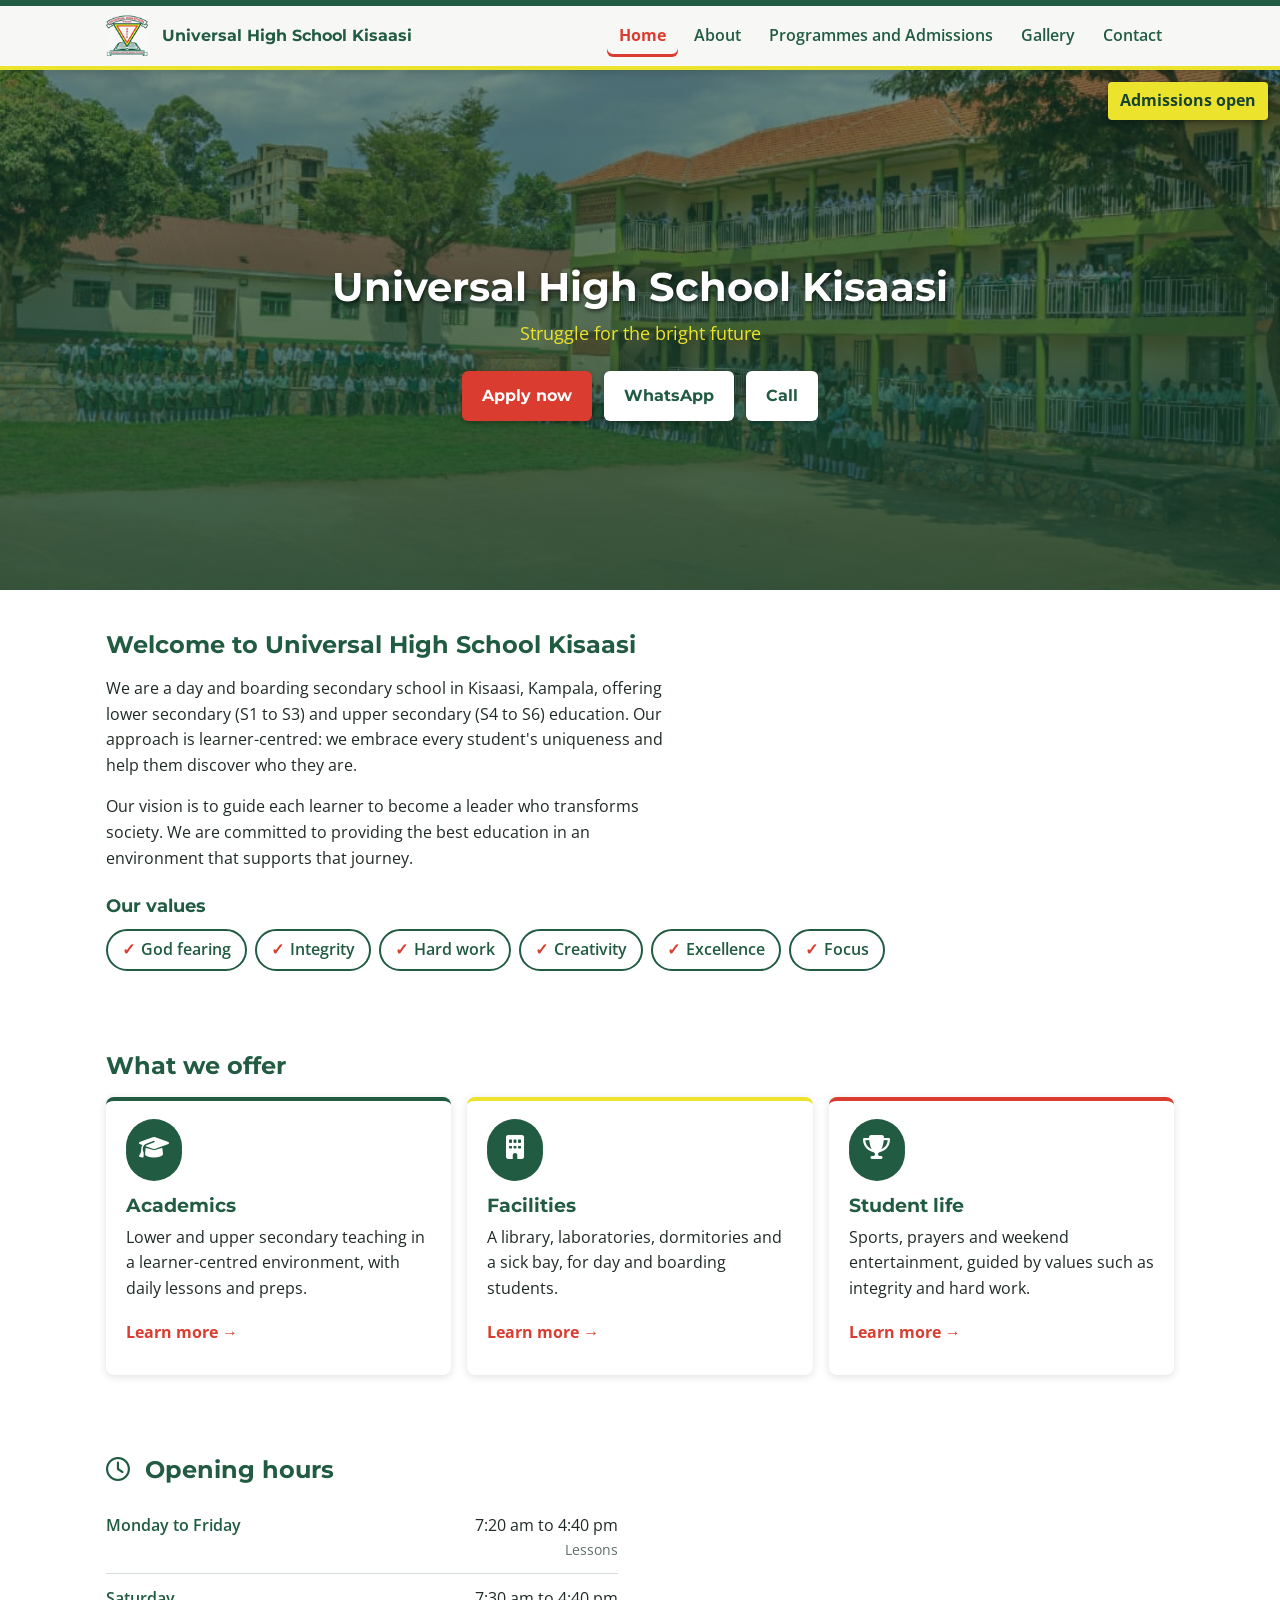
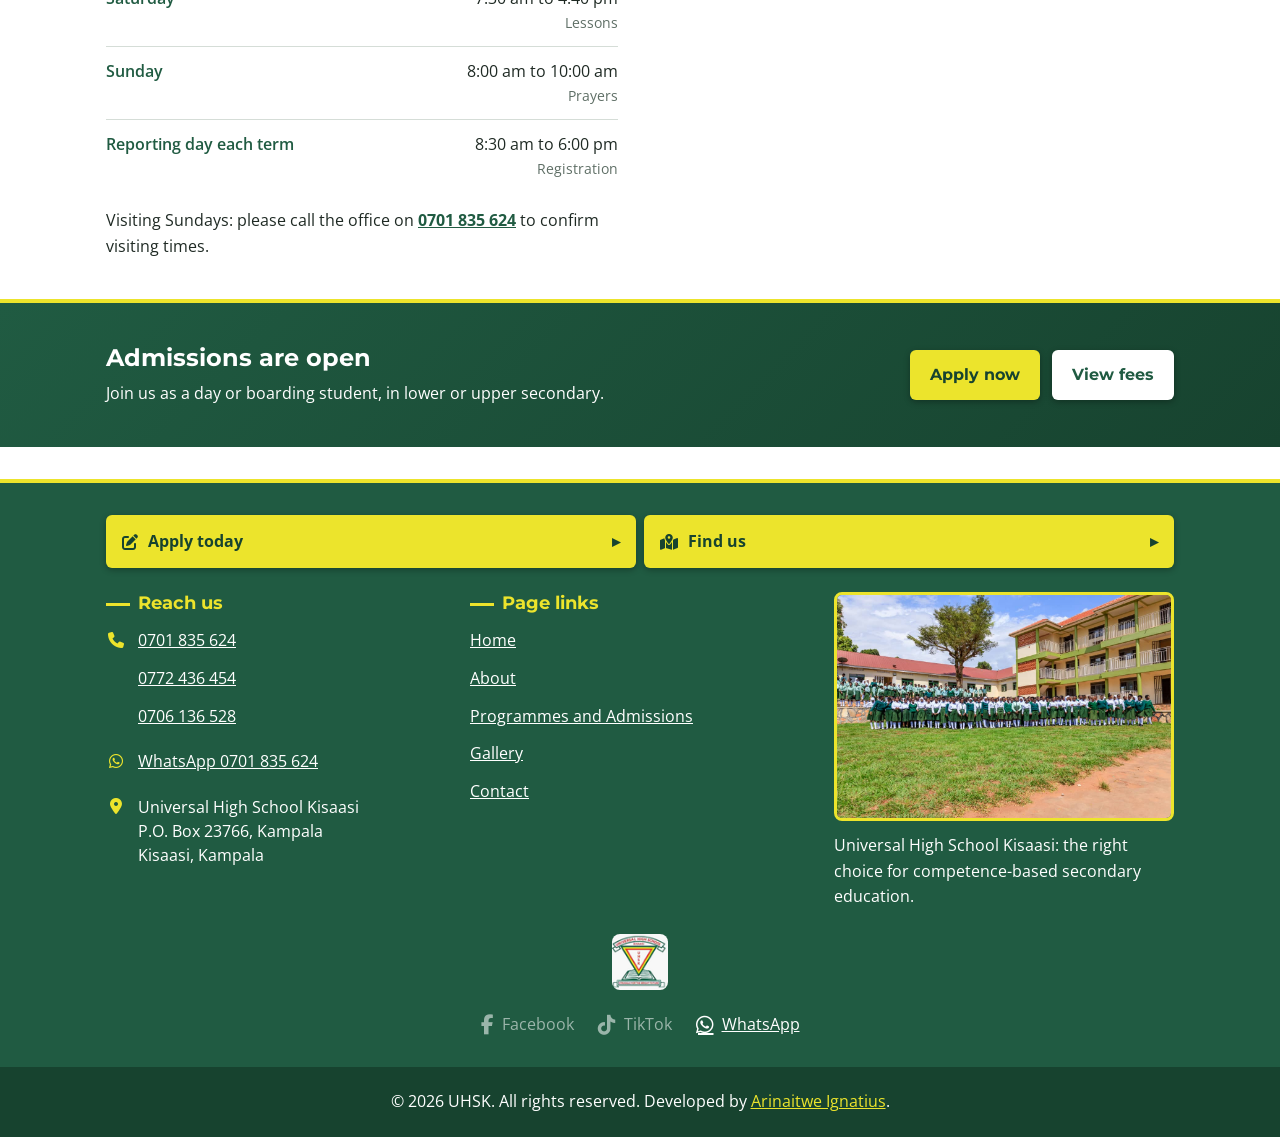
<file: index.html>
<!DOCTYPE html>
<html lang="en">
<head>
    <meta charset="UTF-8">
    <meta name="viewport" content="width=device-width, initial-scale=1.0">
    <title>Universal High School Kisaasi</title>
    <meta name="description" content="Universal High School-Kisaasi is a leading educational institution committed to providing quality education and fostering holistic development in students.">
    <link rel="icon" href="images/favicon.png" type="image/png">
    <!-- Google Fonts: Montserrat (headings), Open Sans (body).
         Weights requested must match the font-weight values used in
         style.css; an unrequested weight is faked by the browser.
         preconnect opens the connection early so text renders sooner. -->
    <link rel="preconnect" href="https://fonts.googleapis.com">
    <link rel="preconnect" href="https://fonts.gstatic.com" crossorigin>
    <link rel="stylesheet" href="https://fonts.googleapis.com/css2?family=Montserrat:wght@700&family=Open+Sans:wght@400;600;700&display=swap">
    <!-- Icons: Font Awesome Free (credit in README) -->
    <link rel="stylesheet" href="https://cdnjs.cloudflare.com/ajax/libs/font-awesome/6.5.1/css/all.min.css">
    <link rel="stylesheet" href="css/style.css">
  </head>
<body>
      <header class="site-header"> 
         <div class="container header-inner">
            <a class="logo" href="index.html">
                <img src="images/favicon.png" alt="Universal High School Kisaasi logo" width="64" height="64">
                  <span>Universal High School Kisaasi</span>
            </a>
            <input type="checkbox" id="menu-toggle" class="menu-toggle">
                <label for="menu-toggle" class="menu-button">
                <span class="visually-hidden">Open or close the menu</span>
                <span class="bar"></span>
                <span class="bar"></span>
                <span class="bar"></span>
                </label>

            <!-- Main menu: CSS shows it on phones when #menu-toggle is
                 checked; always visible from 64em. aria-current marks
                 this page; keep the link list identical on every page. -->
            <nav class="main-nav" aria-label="Main menu">
              <ul>
                <li><a href="index.html" aria-current="page">Home</a></li>
                <li><a href="about.html">About</a></li>
                <li><a href="services.html">Programmes and Admissions</a></li>
                <li><a href="gallery.html">Gallery</a></li>
                <li><a href="contact.html">Contact</a></li>
              </ul>
            </nav>

         </div>
      </header>



<main id="main">

  <!-- 1. Hero
       Full-width photo with an overlay (CSS). Badge is positioned
       against the hero box. -->
  <section class="hero">
    <p class="badge">Admissions open</p>

    <div class="hero-content">
      <h1>Universal High School Kisaasi</h1>
      <p class="tagline">Struggle for the bright future</p>
    </div>

    <div class="hero-buttons">
      <a class="btn btn-primary" href="services.html#apply">Apply now</a>
      <a class="btn btn-secondary" href="https://wa.me/256701835624?text=Hello%2C%20I%20would%20like%20to%20ask%20about%20admissions.">WhatsApp</a>
      <a class="btn btn-secondary" href="tel:+256701835624">Call</a>
    </div>
  </section>

  <!-- 2. Introduction
       Text adapted from the school's vision, mission, values and
       commitment statements (admission requirement forms). -->
  <section class="intro">
    <div class="container">
      <h2>Welcome to Universal High School Kisaasi</h2>
      <p>We are a day and boarding secondary school in Kisaasi, Kampala,
         offering lower secondary (S1 to S3) and upper secondary (S4 to S6)
         education. Our approach is
         learner-centred: we embrace every student's uniqueness and
         help them discover who they are.</p>
      <p>Our vision is to guide each learner to become a leader who
         transforms society. We are committed to providing the best
         education in an environment that supports that journey.</p>

      <h3 class="values-title">Our values</h3>
      <ul class="values">
        <li>God fearing</li>
        <li>Integrity</li>
        <li>Hard work</li>
        <li>Creativity</li>
        <li>Excellence</li>
        <li>Focus</li>
      </ul>
    </div>
  </section>

  <!-- 3. Feature cards
       Each link goes to the page holding the full details. -->
  <section class="featured">
    <div class="container">
      <h2>What we offer</h2>

      <div class="card-grid">
        <article class="card">
          <span class="card-icon" aria-hidden="true">
          <i class="fa-solid fa-graduation-cap card-icon" aria-hidden="true"></i>
          </span>
          <h3>Academics</h3>
          <p>Lower and upper secondary teaching in a learner-centred
             environment, with daily lessons and preps.</p>
          <a class="card-link" href="services.html">Learn more</a>
        </article>

        <article class="card">
          <span class="card-icon" aria-hidden="true"> 
          <i class="fa-solid fa-building card-icon" aria-hidden="true"></i>
          </span>
          <h3>Facilities</h3>
          <p>A library, laboratories, dormitories and a sick bay, for
             day and boarding students.</p>
          <a class="card-link" href="gallery.html">Learn more</a>
        </article>

        <article class="card">
          <span class="card-icon" aria-hidden="true">
          <i class="fa-solid fa-trophy card-icon" aria-hidden="true"></i>
          </span>
          <h3>Student life</h3>
          <p>Sports, prayers and weekend entertainment, guided by values
             such as integrity and hard work.</p>
          <a class="card-link" href="about.html#student-life">Learn more</a>
        </article>
      </div>
    </div>
  </section>

  <!-- 4. Opening hours
       Times from the admission forms: lesson times from the daily
       routine, reporting day from the school rules. Keep the
       index.html and contact.html lists identical.
       TODO: add office and Sunday visiting hours once confirmed. -->
  <section class="hours">
    <div class="container">
      <h2><i class="fa-regular fa-clock" aria-hidden="true"></i> Opening hours</h2>

      <dl class="hours-list">
        <div class="hours-row">
          <dt>Monday to Friday</dt>
          <dd>7:20 am to 4:40 pm <span class="hours-note">Lessons</span></dd>
        </div>
        <div class="hours-row">
          <dt>Saturday</dt>
          <dd>7:30 am to 4:40 pm <span class="hours-note">Lessons</span></dd>
        </div>
        <div class="hours-row">
          <dt>Sunday</dt>
          <dd>8:00 am to 10:00 am <span class="hours-note">Prayers</span></dd>
        </div>
        <div class="hours-row">
          <dt>Reporting day each term</dt>
          <dd>8:30 am to 6:00 pm <span class="hours-note">Registration</span></dd>
        </div>
      </dl>
      <p class="hours-visit">Visiting Sundays: please call the office on
         <a href="tel:+256701835624">0701 835 624</a> to confirm visiting
         times.</p>
    </div>
  </section>

  <!-- 5. Admissions call-to-action
       Targets #apply and #fees on services.html (add those ids there). -->
  <section class="admissions-band">
    <div class="container band-inner">
      <div class="band-text">
        <h2>Admissions are open</h2>
        <p>Join us as a day or boarding student, in lower or upper secondary.</p>
      </div>
      <div class="band-actions">
        <a class="btn btn-accent" href="services.html#apply">Apply now</a>
        <a class="btn btn-secondary" href="services.html#fees">View fees</a>
      </div>
    </div>
  </section>

  <!-- 6. Testimonials: to be added later -->

</main>

<footer class="site-footer">
  <!-- ==========================================================
       FOOTER: identical on all six pages. There is no include
       mechanism in plain HTML, so any change here must be copied
       to index, about, services, gallery, contact and 404.html.
       Phone numbers and order must match contact.html.
       ========================================================== -->
  <div class="container">

    <!-- 1. Quick actions: straight to the most-used page sections -->
    <div class="footer-actions">
      <a class="footer-action" href="services.html#apply">
        <span><i class="fa-solid fa-pen-to-square" aria-hidden="true"></i> Apply today</span>
      </a>
      <a class="footer-action" href="contact.html#find-us">
        <span><i class="fa-solid fa-map-location-dot" aria-hidden="true"></i> Find us</span>
      </a>
    </div>

    <!-- 2. Reach us. tel: uses +256 with the leading 0 dropped;
         wa.me takes the number with no +.
         TODO: add the school email (mailto:) once confirmed; the
         address supplied so far was not a valid email format. -->
    <section class="footer-contact">
      <h2>Reach us</h2>

      <ul class="footer-icon-list">
        <li>
          <i class="fa-solid fa-phone" aria-hidden="true"></i>
          <span class="footer-phones">
            <a href="tel:+256701835624">0701 835 624</a>
            <a href="tel:+256772436454">0772 436 454</a>
            <a href="tel:+256706136528">0706 136 528</a>
          </span>
        </li>
        <li>
          <i class="fa-brands fa-whatsapp" aria-hidden="true"></i>
          <a href="https://wa.me/256701835624?text=Hello%2C%20I%20would%20like%20to%20ask%20about%20Universal%20High%20School%20Kisaasi.">WhatsApp 0701 835 624</a>
        </li>
        <li>
          <i class="fa-solid fa-location-dot" aria-hidden="true"></i>
          <address>
            Universal High School Kisaasi<br>
            P.O. Box 23766, Kampala<br>
            Kisaasi, Kampala
          </address>
        </li>
      </ul>
    </section>

    <!-- 3. Page links: aria-label tells it apart from the header menu -->
    <nav class="footer-links" aria-label="Footer navigation">
      <h2>Page links</h2>
      <ul>
        <li><a href="index.html">Home</a></li>
        <li><a href="about.html">About</a></li>
        <li><a href="services.html">Programmes and Admissions</a></li>
        <li><a href="gallery.html">Gallery</a></li>
        <li><a href="contact.html">Contact</a></li>
      </ul>
    </nav>

    <!-- 4. About the school. loading="lazy": the footer is far below
         the fold, so the photo only downloads when the visitor
         scrolls near it. -->
    <div class="footer-about">
      <img src="images/students.jpeg"
           alt="Students of Universal High School Kisaasi"
           width="1080" height="720" loading="lazy">
      <p>Universal High School Kisaasi: the right choice for
         competence-based secondary education.</p>
    </div>

    <!-- 5. Brand and social links (wireframe: Facebook, TikTok,
         WhatsApp). Facebook and TikTok are placeholders: an <a> with
         no href is valid, is not focusable and does not jump to the
         top of the page; CSS dims it. To activate one, add
         href="PAGE URL" and delete its title and "(coming soon)" span.
         Keep in step with the "Chat with us" section on contact.html. -->
    <div class="footer-brand">
      <img src="images/favicon.png"
           alt="Universal High School Kisaasi logo"
           width="64" height="64" loading="lazy">
      <ul class="social-links">
        <li>
          <a title="Coming soon">
            <i class="fa-brands fa-facebook-f" aria-hidden="true"></i> Facebook<span class="visually-hidden"> (coming soon)</span>
          </a>
        </li>
        <li>
          <a title="Coming soon">
            <i class="fa-brands fa-tiktok" aria-hidden="true"></i> TikTok<span class="visually-hidden"> (coming soon)</span>
          </a>
        </li>
        <li>
          <a href="https://wa.me/256701835624?text=Hello%2C%20I%20would%20like%20to%20ask%20about%20Universal%20High%20School%20Kisaasi.">
            <i class="fa-brands fa-whatsapp" aria-hidden="true"></i> WhatsApp
          </a>
        </li>
      </ul>
    </div>

  </div>

  <!-- 6. Copyright: outside .container so the dark strip spans the
       full width; the inner .container keeps the text aligned. -->
  <div class="copyright">
    <p class="container">
      &copy; 2026 UHSK. All rights reserved.
      Developed by <a href="https://github.com/IgnatiusAri">Arinaitwe Ignatius</a>.
    </p>
  </div>
</footer>
    </body>
</html>
</file>
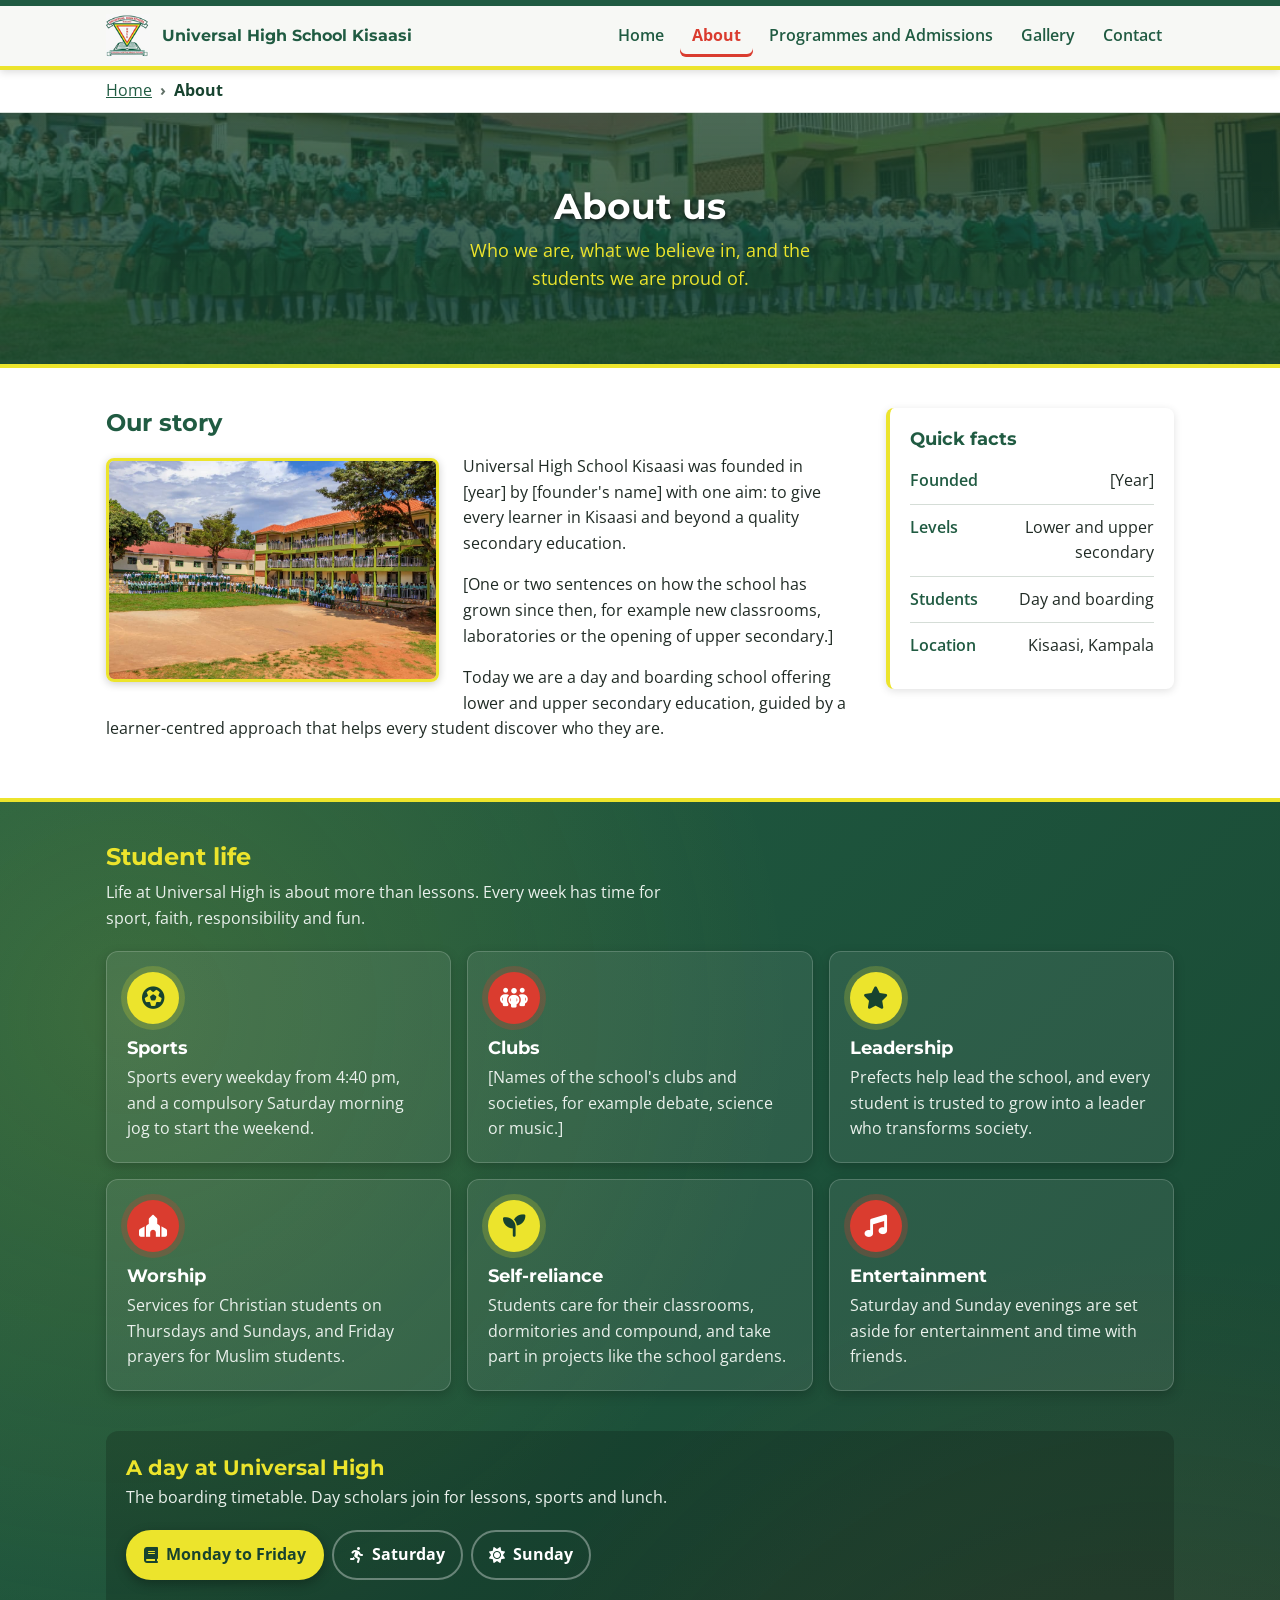
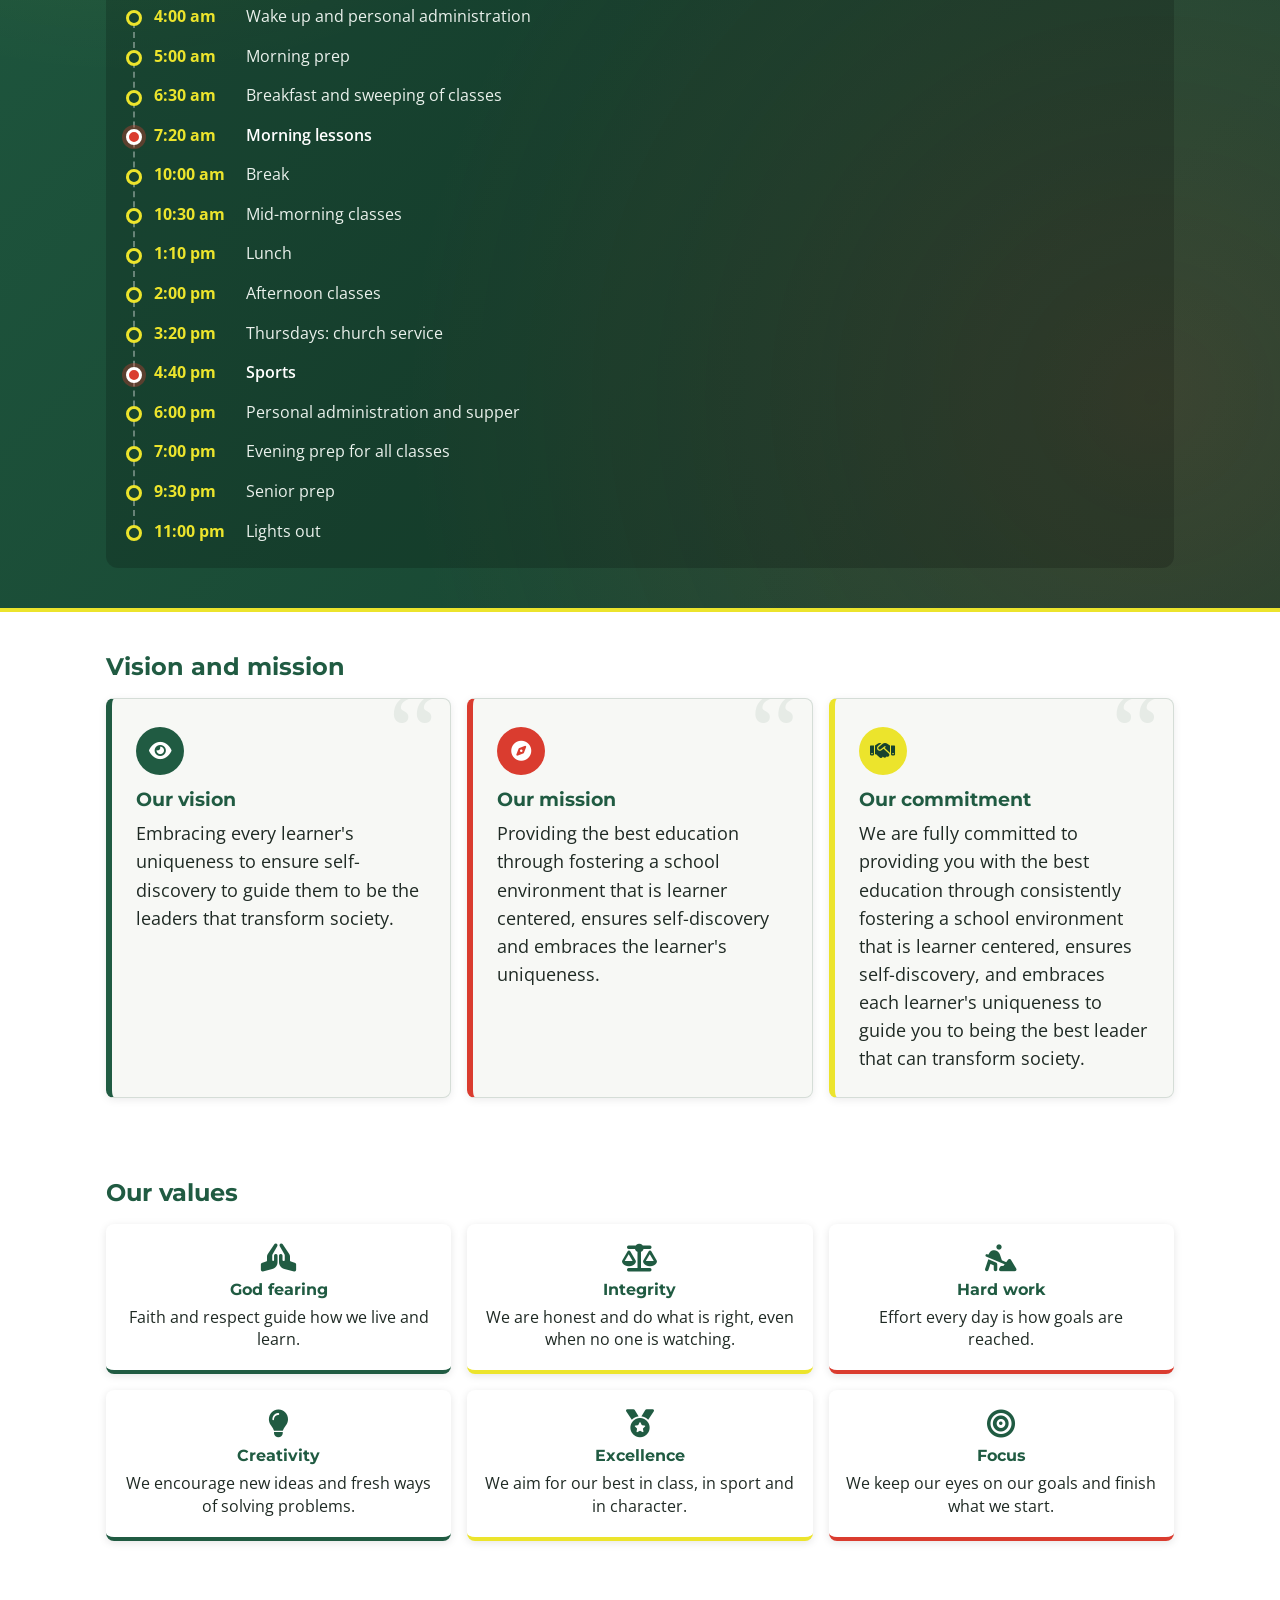
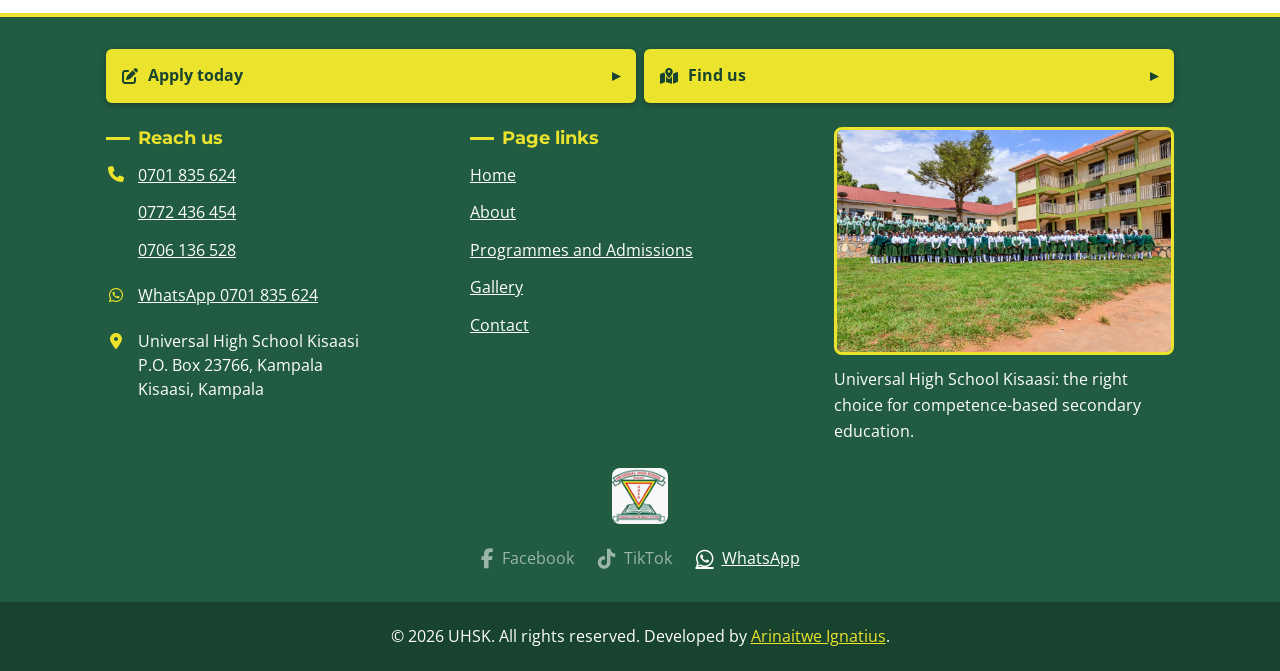
<file: about.html>
<!DOCTYPE html>
<html lang="en">
<head>
    <meta charset="UTF-8">
    <meta name="viewport" content="width=device-width, initial-scale=1.0">
    <!-- Title format on inner pages: "Page | School name" -->
    <title>About Us | Universal High School Kisaasi</title>
    <meta name="description" content="Learn about Universal High School Kisaasi: our story, vision, mission, values, student life and alumni. A day and boarding lower and upper secondary school in Kisaasi, Kampala.">
    <link rel="icon" href="images/favicon.png" type="image/png">
    <!-- Google Fonts: Montserrat (headings), Open Sans (body).
         Weights requested must match the font-weight values used in
         style.css; an unrequested weight is faked by the browser.
         preconnect opens the connection early so text renders sooner. -->
    <link rel="preconnect" href="https://fonts.googleapis.com">
    <link rel="preconnect" href="https://fonts.gstatic.com" crossorigin>
    <link rel="stylesheet" href="https://fonts.googleapis.com/css2?family=Montserrat:wght@700&family=Open+Sans:wght@400;600;700&display=swap">
    <!-- Font Awesome Free; keep the version in sync across all pages -->
    <link rel="stylesheet" href="https://cdnjs.cloudflare.com/ajax/libs/font-awesome/6.5.1/css/all.min.css">
    <link rel="stylesheet" href="css/style.css">
</head>
<body>
      <header class="site-header"> 
         <div class="container header-inner">
            <a class="logo" href="index.html">
                <img src="images/favicon.png" alt="Universal High School Kisaasi logo" width="64" height="64">
                  <span>Universal High School Kisaasi</span>
            </a>
            <input type="checkbox" id="menu-toggle" class="menu-toggle">
                <label for="menu-toggle" class="menu-button">
                <span class="visually-hidden">Open or close the menu</span>
                <span class="bar"></span>
                <span class="bar"></span>
                <span class="bar"></span>
                </label>

            <!-- Main menu: CSS shows it on phones when #menu-toggle is
                 checked; always visible from 64em. aria-current marks
                 this page; keep the link list identical on every page. -->
            <nav class="main-nav" aria-label="Main menu">
              <ul>
                <li><a href="index.html">Home</a></li>
                <li><a href="about.html" aria-current="page">About</a></li>
                <li><a href="services.html">Programmes and Admissions</a></li>
                <li><a href="gallery.html">Gallery</a></li>
                <li><a href="contact.html">Contact</a></li>
              </ul>
            </nav>

         </div>
      </header>

<!-- Breadcrumb: path from Home to this page (wireframes). The
     full page list lives in the header menu. Not used on Home. -->
<nav class="breadcrumb" aria-label="Breadcrumb">
  <div class="container">
    <ol>
      <li><a href="index.html">Home</a></li>
      <li aria-current="page">About</li>
    </ol>
  </div>
</nav>

<main id="main">
  <!-- 1. Page banner (shared .page-banner component, see style.css) -->
  <section class="page-banner">
    <div class="container">
      <h1>About us</h1>
      <p class="page-banner-text">Who we are, what we believe in, and
         the students we are proud of.</p>
    </div>
  </section>

  <!-- 2. Our story
       TODO: replace [bracketed] placeholders with facts confirmed
       by the school. Quick facts repeat the founding year: update
       both together. -->
  <section class="section" id="our-story">
    <div class="container story-layout">

      <!-- .clearfix is required: .story-image floats from 48em up -->
      <div class="story-text clearfix">
        <h2 class="section-title">Our story</h2>

        <!-- width/height are the file's real size (prevents layout
             shift); update them if the image is replaced.
             TODO: use a different photo when available; this one is
             also the home hero background. -->
        <img class="story-image" src="images/hero-photo.jpeg"
             alt="Students and staff at Universal High School Kisaasi"
             width="1080" height="720">

        <p>Universal High School Kisaasi was founded in [year] by
           [founder's name] with one aim: to give every learner in
           Kisaasi and beyond a quality secondary education.</p>
        <p>[One or two sentences on how the school has grown since then,
           for example new classrooms, laboratories or the opening of
           upper secondary.]</p>
        <p>Today we are a day and boarding school offering lower and
           upper secondary education, guided by a learner-centred approach that
           helps every student discover who they are.</p>
      </div>

      <!-- Label/value pairs as a <dl>, same pattern as the home
           opening hours. The <div> wrapper per pair is valid HTML
           and is needed for the row styling. -->
      <aside class="quick-facts" aria-label="Quick facts">
        <h3>Quick facts</h3>
        <dl>
          <div class="fact">
            <dt>Founded</dt>
            <dd>[Year]</dd>
          </div>
          <div class="fact">
            <dt>Levels</dt>
            <dd>Lower and upper secondary</dd>
          </div>
          <div class="fact">
            <dt>Students</dt>
            <dd>Day and boarding</dd>
          </div>
          <div class="fact">
            <dt>Location</dt>
            <dd>Kisaasi, Kampala</dd>
          </div>
        </dl>
      </aside>

    </div>
  </section>

  <!-- 3. Student life
       id="student-life" is the target of the home page "Student life"
       card. Position follows the About wireframe (after the story).
       Facts come from the admission forms: daily routine (sports,
       worship, entertainment) and school rules (prefects,
       self-reliance). TODO: list the school's clubs. -->
  <section class="section student-life" id="student-life">
    <div class="container">
      <h2 class="section-title">Student life</h2>
      <p class="section-intro">Life at Universal High is about more than
         lessons. Every week has time for sport, faith, responsibility
         and fun.</p>

      <ul class="life-grid">
        <li class="life-tile">
          <span class="life-icon" aria-hidden="true">
            <i class="fa-solid fa-futbol"></i>
          </span>
          <h3>Sports</h3>
          <p>Sports every weekday from 4:40 pm, and a compulsory
             Saturday morning jog to start the weekend.</p>
        </li>
        <li class="life-tile">
          <span class="life-icon" aria-hidden="true">
            <i class="fa-solid fa-people-group"></i>
          </span>
          <h3>Clubs</h3>
          <p>[Names of the school's clubs and societies, for example
             debate, science or music.]</p>
        </li>
        <li class="life-tile">
          <span class="life-icon" aria-hidden="true">
            <i class="fa-solid fa-star"></i>
          </span>
          <h3>Leadership</h3>
          <p>Prefects help lead the school, and every student is
             trusted to grow into a leader who transforms society.</p>
        </li>
        <li class="life-tile">
          <span class="life-icon" aria-hidden="true">
            <i class="fa-solid fa-place-of-worship"></i>
          </span>
          <h3>Worship</h3>
          <p>Services for Christian students on Thursdays and Sundays,
             and Friday prayers for Muslim students.</p>
        </li>
        <li class="life-tile">
          <span class="life-icon" aria-hidden="true">
            <i class="fa-solid fa-seedling"></i>
          </span>
          <h3>Self-reliance</h3>
          <p>Students care for their classrooms, dormitories and
             compound, and take part in projects like the school
             gardens.</p>
        </li>
        <li class="life-tile">
          <span class="life-icon" aria-hidden="true">
            <i class="fa-solid fa-music"></i>
          </span>
          <h3>Entertainment</h3>
          <p>Saturday and Sunday evenings are set aside for
             entertainment and time with friends.</p>
        </li>
      </ul>

      <!-- Daily routine: pure CSS tabs.
           Three radio buttons (one name, so only one can be checked)
           are the state; their <label>s are the visible tabs; CSS
           shows the panel whose radio is :checked (see style.css,
           "routine tabs"). Radios must stay BEFORE .routine-tabs and
           the panels, in the same parent, for the ~ selectors.
           Keyboard: Tab to the tabs, arrow keys switch day.
           Times copied from the "Daily routine school programme" in
           the admission forms (start times only). -->
      <div class="routine">
        <h3 class="routine-title">A day at Universal High</h3>
        <p class="routine-note">The boarding timetable. Day scholars join
           for lessons, sports and lunch.</p>

        <input class="routine-radio visually-hidden" type="radio"
               name="routine" id="routine-weekdays" checked>
        <input class="routine-radio visually-hidden" type="radio"
               name="routine" id="routine-saturday">
        <input class="routine-radio visually-hidden" type="radio"
               name="routine" id="routine-sunday">

        <div class="routine-tabs">
          <label for="routine-weekdays">
            <i class="fa-solid fa-book" aria-hidden="true"></i> Monday to Friday
          </label>
          <label for="routine-saturday">
            <i class="fa-solid fa-person-running" aria-hidden="true"></i> Saturday
          </label>
          <label for="routine-sunday">
            <i class="fa-solid fa-sun" aria-hidden="true"></i> Sunday
          </label>
        </div>

        <div class="routine-panel routine-panel-weekdays">
          <ol class="timeline">
            <li><time datetime="04:00">4:00 am</time> Wake up and personal administration</li>
            <li><time datetime="05:00">5:00 am</time> Morning prep</li>
            <li><time datetime="06:30">6:30 am</time> Breakfast and sweeping of classes</li>
            <li class="timeline-key"><time datetime="07:20">7:20 am</time> Morning lessons</li>
            <li><time datetime="10:00">10:00 am</time> Break</li>
            <li><time datetime="10:30">10:30 am</time> Mid-morning classes</li>
            <li><time datetime="13:10">1:10 pm</time> Lunch</li>
            <li><time datetime="14:00">2:00 pm</time> Afternoon classes</li>
            <li><time datetime="15:20">3:20 pm</time> Thursdays: church service</li>
            <li class="timeline-key"><time datetime="16:40">4:40 pm</time> Sports</li>
            <li><time datetime="18:00">6:00 pm</time> Personal administration and supper</li>
            <li><time datetime="19:00">7:00 pm</time> Evening prep for all classes</li>
            <li><time datetime="21:30">9:30 pm</time> Senior prep</li>
            <li><time datetime="23:00">11:00 pm</time> Lights out</li>
          </ol>
        </div>

        <div class="routine-panel routine-panel-saturday">
          <ol class="timeline">
            <li><time datetime="05:00">5:00 am</time> Wake up and personal administration</li>
            <li class="timeline-key"><time datetime="06:00">6:00 am</time> Jogging (compulsory)</li>
            <li><time datetime="07:00">7:00 am</time> Breakfast and personal administration</li>
            <li><time datetime="07:30">7:30 am</time> Morning lessons</li>
            <li><time datetime="10:30">10:30 am</time> Break</li>
            <li><time datetime="11:00">11:00 am</time> Mid-morning classes</li>
            <li><time datetime="13:00">1:00 pm</time> Lunch</li>
            <li><time datetime="14:00">2:00 pm</time> Afternoon classes</li>
            <li><time datetime="16:40">4:40 pm</time> General cleaning</li>
            <li><time datetime="17:30">5:30 pm</time> Personal administration</li>
            <li><time datetime="18:00">6:00 pm</time> Supper</li>
            <li class="timeline-key"><time datetime="19:00">7:00 pm</time> Entertainment</li>
          </ol>
        </div>

        <div class="routine-panel routine-panel-sunday">
          <ol class="timeline">
            <li><time datetime="06:00">6:00 am</time> Wake up, personal administration and general cleaning</li>
            <li class="timeline-key"><time datetime="08:00">8:00 am</time> Prayers for all Christians</li>
            <li><time datetime="10:00">10:00 am</time> Break</li>
            <li><time datetime="11:00">11:00 am</time> Prep</li>
            <li><time datetime="13:00">1:00 pm</time> Lunch</li>
            <li><time datetime="14:00">2:00 pm</time> Personal administration and ironing</li>
            <li class="timeline-key"><time datetime="16:00">4:00 pm</time> Entertainment</li>
            <li><time datetime="18:00">6:00 pm</time> Supper</li>
            <li><time datetime="19:00">7:00 pm</time> Prep for all</li>
            <li><time datetime="22:30">10:30 pm</time> Lights out</li>
          </ol>
        </div>
      </div>
    </div>
  </section>

  <!-- 4. Vision, mission and commitment
       Official wording, copied verbatim from the school's admission
       forms; do not paraphrase. The index.html intro summarises it.
       Card colours are set by position (:nth-child) in style.css. -->
  <section class="section section-white" id="vision-mission">
    <div class="container">
      <h2 class="section-title">Vision and mission</h2>

      <div class="purpose-grid">
        <article class="purpose-card">
          <span class="purpose-icon" aria-hidden="true">
            <i class="fa-solid fa-eye"></i>
          </span>
          <h3>Our vision</h3>
          <p>Embracing every learner's uniqueness to ensure
             self-discovery to guide them to be the leaders that
             transform society.</p>
        </article>

        <article class="purpose-card">
          <span class="purpose-icon" aria-hidden="true">
            <i class="fa-solid fa-compass"></i>
          </span>
          <h3>Our mission</h3>
          <p>Providing the best education through fostering a school
             environment that is learner centered, ensures
             self-discovery and embraces the learner's uniqueness.</p>
        </article>

        <article class="purpose-card">
          <span class="purpose-icon" aria-hidden="true">
            <i class="fa-solid fa-handshake"></i>
          </span>
          <h3>Our commitment</h3>
          <p>We are fully committed to providing you with the best
             education through consistently fostering a school
             environment that is learner centered, ensures
             self-discovery, and embraces each learner's uniqueness to
             guide you to being the best leader that can transform
             society.</p>
        </article>
      </div>
    </div>
  </section>

  <!-- 5. Our values
       Must match the .values list in index.html.
       Icons are decorative (aria-hidden); the h3 carries the meaning.
       Bottom-border colours cycle every 3 items via :nth-child, so
       adding or removing a value shifts the colours.
       TODO: one-line explanations are drafts; confirm with the school. -->
  <section class="section" id="values">
    <div class="container">
      <h2 class="section-title">Our values</h2>

      <ul class="values-grid">
        <li class="value-item">
          <i class="fa-solid fa-hands-praying" aria-hidden="true"></i>
          <h3>God fearing</h3>
          <p>Faith and respect guide how we live and learn.</p>
        </li>
        <li class="value-item">
          <i class="fa-solid fa-scale-balanced" aria-hidden="true"></i>
          <h3>Integrity</h3>
          <p>We are honest and do what is right, even when no one
             is watching.</p>
        </li>
        <li class="value-item">
          <i class="fa-solid fa-person-digging" aria-hidden="true"></i>
          <h3>Hard work</h3>
          <p>Effort every day is how goals are reached.</p>
        </li>
        <li class="value-item">
          <i class="fa-solid fa-lightbulb" aria-hidden="true"></i>
          <h3>Creativity</h3>
          <p>We encourage new ideas and fresh ways of solving
             problems.</p>
        </li>
        <li class="value-item">
          <i class="fa-solid fa-medal" aria-hidden="true"></i>
          <h3>Excellence</h3>
          <p>We aim for our best in class, in sport and in
             character.</p>
        </li>
        <li class="value-item">
          <i class="fa-solid fa-bullseye" aria-hidden="true"></i>
          <h3>Focus</h3>
          <p>We keep our eyes on our goals and finish what we
             start.</p>
        </li>
      </ul>
    </div>
  </section>

  <!-- TODO: remaining sections
       - Why choose us (wireframe, after the story)
       - Leadership: head teacher, deputy, dean, with photos (wireframe)
       - Alumni
       - Call to action (reuse .admissions-band from index.html) -->

</main>

<footer class="site-footer">
  <!-- ==========================================================
       FOOTER: identical on all six pages. There is no include
       mechanism in plain HTML, so any change here must be copied
       to index, about, services, gallery, contact and 404.html.
       Phone numbers and order must match contact.html.
       ========================================================== -->
  <div class="container">

    <!-- 1. Quick actions: straight to the most-used page sections -->
    <div class="footer-actions">
      <a class="footer-action" href="services.html#apply">
        <span><i class="fa-solid fa-pen-to-square" aria-hidden="true"></i> Apply today</span>
      </a>
      <a class="footer-action" href="contact.html#find-us">
        <span><i class="fa-solid fa-map-location-dot" aria-hidden="true"></i> Find us</span>
      </a>
    </div>

    <!-- 2. Reach us. tel: uses +256 with the leading 0 dropped;
         wa.me takes the number with no +.
         TODO: add the school email (mailto:) once confirmed; the
         address supplied so far was not a valid email format. -->
    <section class="footer-contact">
      <h2>Reach us</h2>

      <ul class="footer-icon-list">
        <li>
          <i class="fa-solid fa-phone" aria-hidden="true"></i>
          <span class="footer-phones">
            <a href="tel:+256701835624">0701 835 624</a>
            <a href="tel:+256772436454">0772 436 454</a>
            <a href="tel:+256706136528">0706 136 528</a>
          </span>
        </li>
        <li>
          <i class="fa-brands fa-whatsapp" aria-hidden="true"></i>
          <a href="https://wa.me/256701835624?text=Hello%2C%20I%20would%20like%20to%20ask%20about%20Universal%20High%20School%20Kisaasi.">WhatsApp 0701 835 624</a>
        </li>
        <li>
          <i class="fa-solid fa-location-dot" aria-hidden="true"></i>
          <address>
            Universal High School Kisaasi<br>
            P.O. Box 23766, Kampala<br>
            Kisaasi, Kampala
          </address>
        </li>
      </ul>
    </section>

    <!-- 3. Page links: aria-label tells it apart from the header menu -->
    <nav class="footer-links" aria-label="Footer navigation">
      <h2>Page links</h2>
      <ul>
        <li><a href="index.html">Home</a></li>
        <li><a href="about.html">About</a></li>
        <li><a href="services.html">Programmes and Admissions</a></li>
        <li><a href="gallery.html">Gallery</a></li>
        <li><a href="contact.html">Contact</a></li>
      </ul>
    </nav>

    <!-- 4. About the school. loading="lazy": the footer is far below
         the fold, so the photo only downloads when the visitor
         scrolls near it. -->
    <div class="footer-about">
      <img src="images/students.jpeg"
           alt="Students of Universal High School Kisaasi"
           width="1080" height="720" loading="lazy">
      <p>Universal High School Kisaasi: the right choice for
         competence-based secondary education.</p>
    </div>

    <!-- 5. Brand and social links (wireframe: Facebook, TikTok,
         WhatsApp). Facebook and TikTok are placeholders: an <a> with
         no href is valid, is not focusable and does not jump to the
         top of the page; CSS dims it. To activate one, add
         href="PAGE URL" and delete its title and "(coming soon)" span.
         Keep in step with the "Chat with us" section on contact.html. -->
    <div class="footer-brand">
      <img src="images/favicon.png"
           alt="Universal High School Kisaasi logo"
           width="64" height="64" loading="lazy">
      <ul class="social-links">
        <li>
          <a title="Coming soon">
            <i class="fa-brands fa-facebook-f" aria-hidden="true"></i> Facebook<span class="visually-hidden"> (coming soon)</span>
          </a>
        </li>
        <li>
          <a title="Coming soon">
            <i class="fa-brands fa-tiktok" aria-hidden="true"></i> TikTok<span class="visually-hidden"> (coming soon)</span>
          </a>
        </li>
        <li>
          <a href="https://wa.me/256701835624?text=Hello%2C%20I%20would%20like%20to%20ask%20about%20Universal%20High%20School%20Kisaasi.">
            <i class="fa-brands fa-whatsapp" aria-hidden="true"></i> WhatsApp
          </a>
        </li>
      </ul>
    </div>

  </div>

  <!-- 6. Copyright: outside .container so the dark strip spans the
       full width; the inner .container keeps the text aligned. -->
  <div class="copyright">
    <p class="container">
      &copy; 2026 UHSK. All rights reserved.
      Developed by <a href="https://github.com/IgnatiusAri">Arinaitwe Ignatius</a>.
    </p>
  </div>
</footer>
    </body>
</html>
</file>
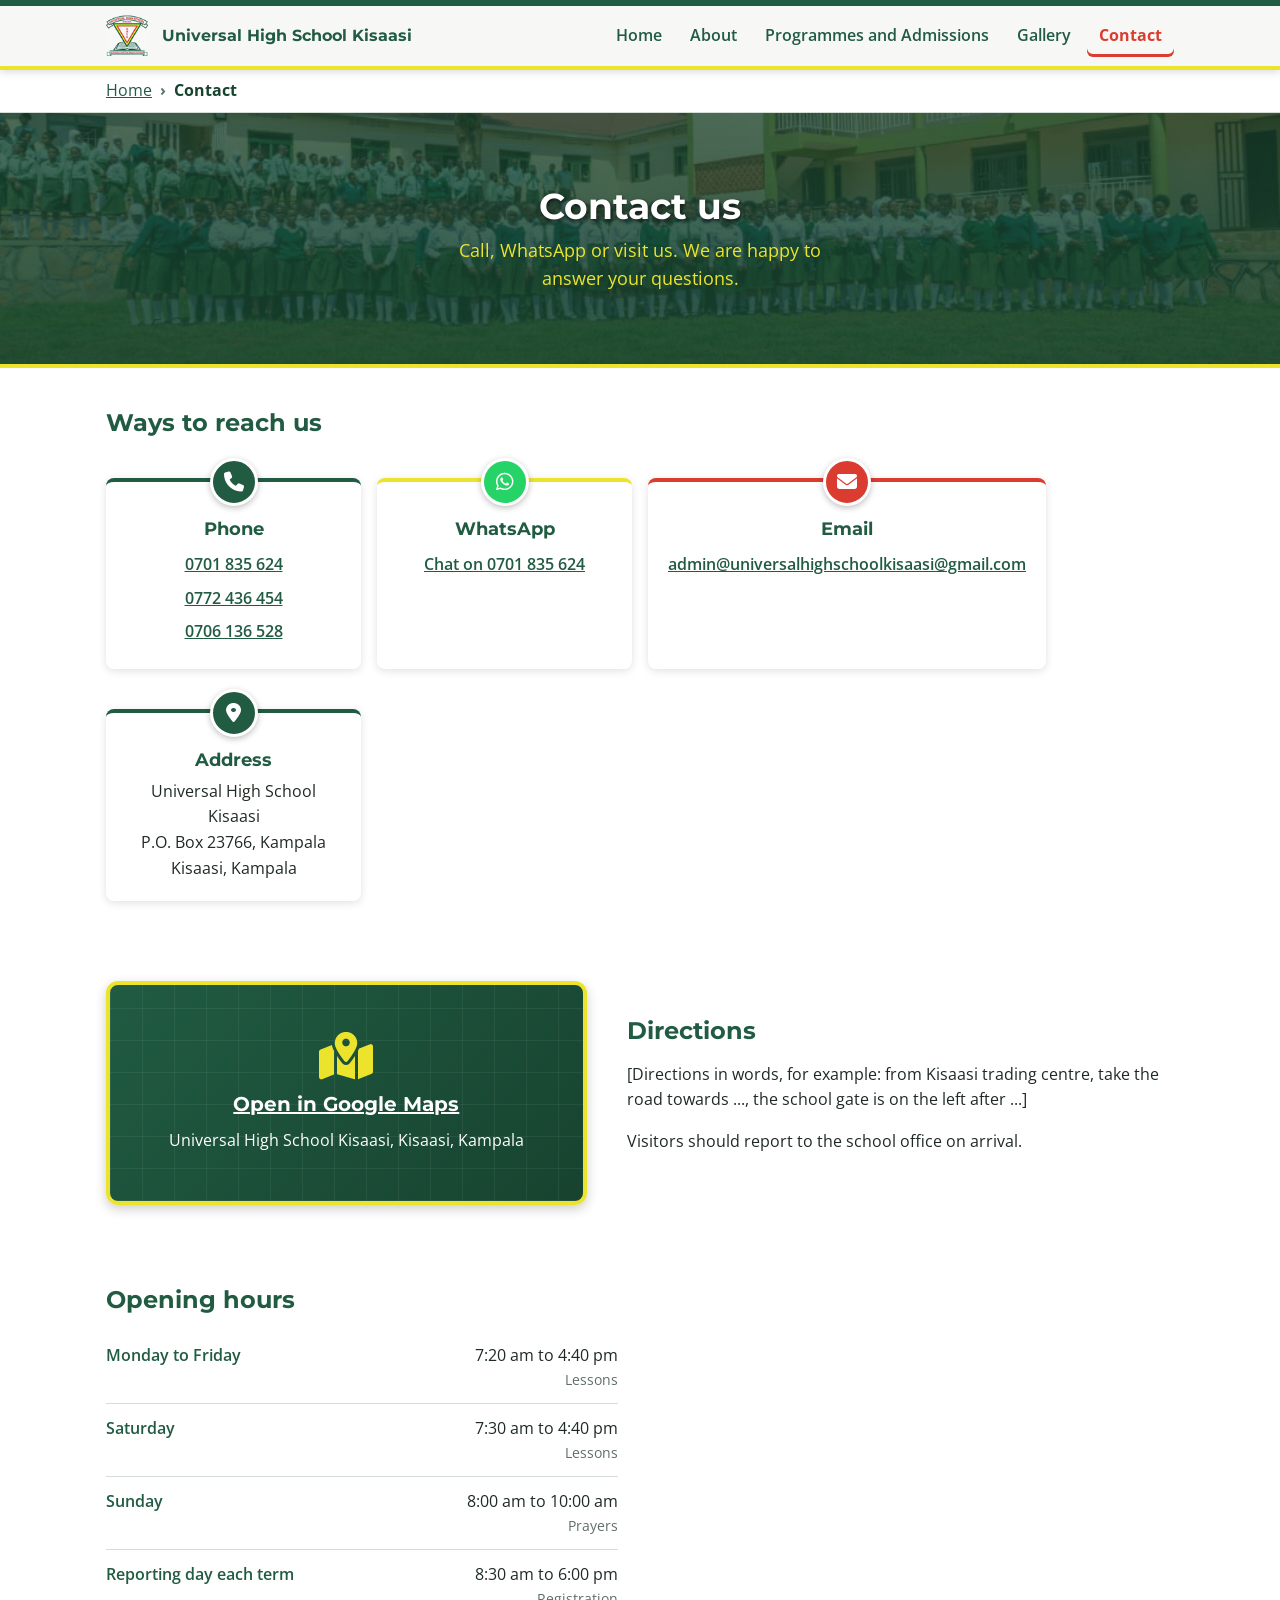
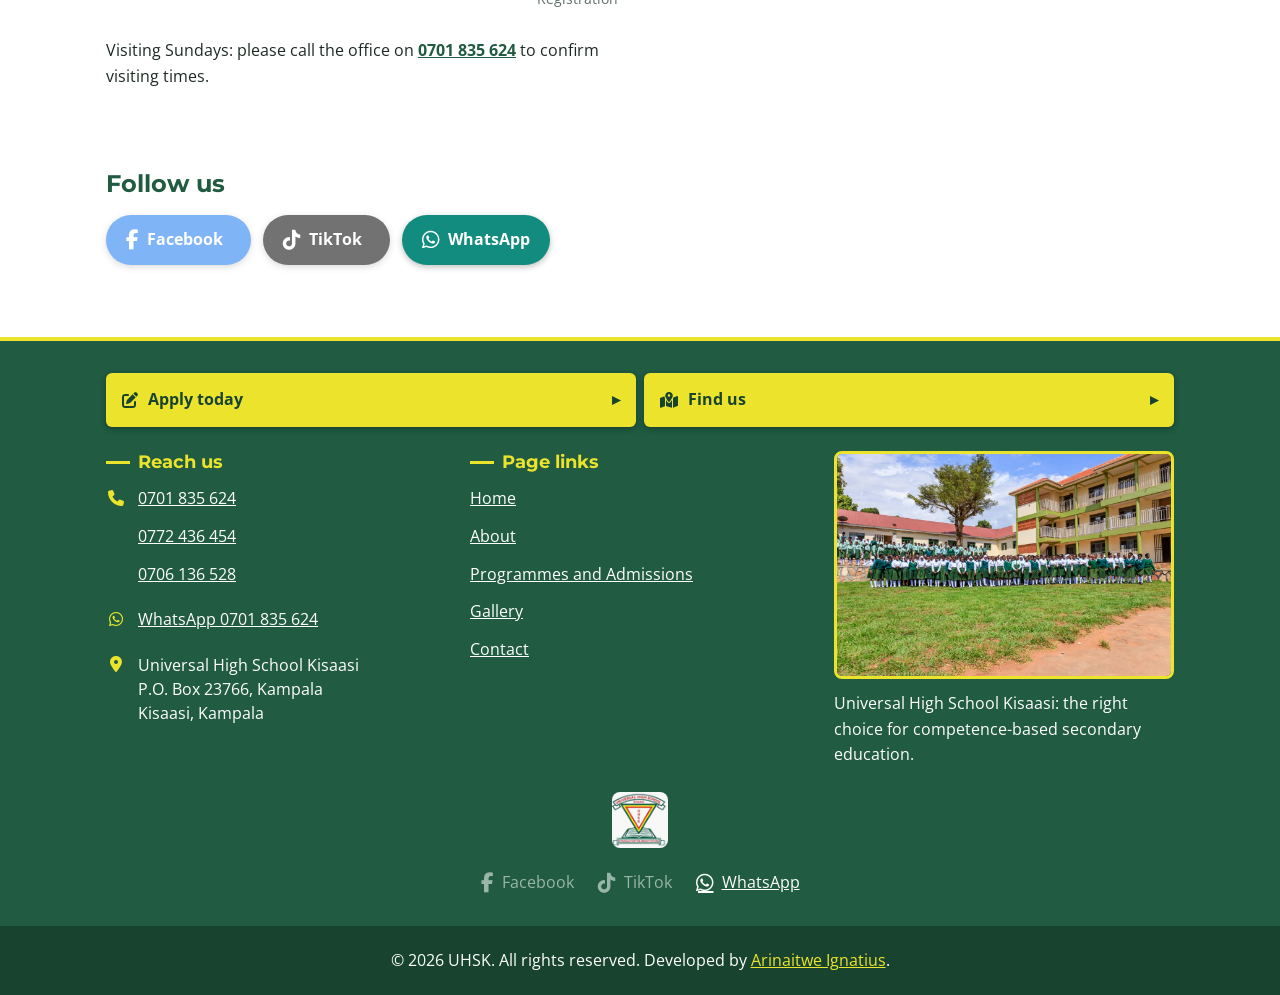
<file: contact.html>
<!DOCTYPE html>
<html lang="en">
<head>
    <meta charset="UTF-8">
    <meta name="viewport" content="width=device-width, initial-scale=1.0">
    <title>Contact Us | Universal High School Kisaasi</title>
    <meta name="description" content="Call, WhatsApp or visit Universal High School Kisaasi in Kisaasi, Kampala. Phone numbers, address, directions, office hours and social media.">
    <link rel="icon" href="images/favicon.png" type="image/png">
    <!-- Font Awesome Free; keep the version in sync across all pages -->
    <link rel="stylesheet" href="https://cdnjs.cloudflare.com/ajax/libs/font-awesome/6.5.1/css/all.min.css">
    <!-- Google Fonts: Montserrat (headings), Open Sans (body).
         Weights requested must match the font-weight values used in
         style.css; an unrequested weight is faked by the browser.
         preconnect opens the connection early so text renders sooner. -->
    <link rel="preconnect" href="https://fonts.googleapis.com">
    <link rel="preconnect" href="https://fonts.gstatic.com" crossorigin>
    <link rel="stylesheet" href="https://fonts.googleapis.com/css2?family=Montserrat:wght@700&family=Open+Sans:wght@400;600;700&display=swap">
    <link rel="stylesheet" href="css/style.css">
</head>
<body>
      <header class="site-header"> 
         <div class="container header-inner">
            <a class="logo" href="index.html">
                <img src="images/favicon.png" alt="Universal High School Kisaasi logo" width="64" height="64">
                  <span>Universal High School Kisaasi</span>
            </a>
            <input type="checkbox" id="menu-toggle" class="menu-toggle">
                <label for="menu-toggle" class="menu-button">
                <span class="visually-hidden">Open or close the menu</span>
                <span class="bar"></span>
                <span class="bar"></span>
                <span class="bar"></span>
                </label>

            <!-- Main menu: CSS shows it on phones when #menu-toggle is
                 checked; always visible from 64em. aria-current marks
                 this page; keep the link list identical on every page. -->
            <nav class="main-nav" aria-label="Main menu">
              <ul>
                <li><a href="index.html">Home</a></li>
                <li><a href="about.html">About</a></li>
                <li><a href="services.html">Programmes and Admissions</a></li>
                <li><a href="gallery.html">Gallery</a></li>
                <li><a href="contact.html" aria-current="page">Contact</a></li>
              </ul>
            </nav>

         </div>
      </header>

<!-- Breadcrumb: path from Home to this page (wireframes). The
     full page list lives in the header menu. Not used on Home. -->
<nav class="breadcrumb" aria-label="Breadcrumb">
  <div class="container">
    <ol>
      <li><a href="index.html">Home</a></li>
      <li aria-current="page">Contact</li>
    </ol>
  </div>
</nav>

<main id="main">

  <!-- Layout follows the contact wireframe (see README): page title,
       phone / WhatsApp / email / address, map link, opening hours,
       social media links. -->

  <!-- 1. Page banner (shared .page-banner component) -->
  <section class="page-banner">
    <div class="container">
      <h1>Contact us</h1>
      <p class="page-banner-text">Call, WhatsApp or visit us. We are
         happy to answer your questions.</p>
    </div>
  </section>

  <!-- 2. Ways to reach us
       Phone numbers must match the footer "Reach us" list on every
       page. tel: links use the international format (+256, no
       spaces, leading 0 dropped); wa.me takes the number with no +.
       TODO: replace the email placeholder with the school's real
       address, here and in the footer of every page. -->
  <section class="section" id="reach-us">
    <div class="container">
      <h2 class="section-title">Ways to reach us</h2>

      <ul class="contact-grid">
        <li class="contact-card">
          <span class="contact-icon" aria-hidden="true">
            <i class="fa-solid fa-phone"></i>
          </span>
          <h3>Phone</h3>
          <ul class="contact-values">
            <li><a href="tel:+256701835624">0701 835 624</a></li>
            <li><a href="tel:+256772436454">0772 436 454</a></li>
            <li><a href="tel:+256706136528">0706 136 528</a></li>
          </ul>
        </li>

        <li class="contact-card">
          <span class="contact-icon" aria-hidden="true">
            <i class="fa-brands fa-whatsapp"></i>
          </span>
          <h3>WhatsApp</h3>
          <ul class="contact-values">
            <li><a href="https://wa.me/256701835624?text=Hello%2C%20I%20would%20like%20to%20ask%20about%20Universal%20High%20School%20Kisaasi.">Chat on 0701 835 624</a></li>
          </ul>
        </li>

        <li class="contact-card">
          <span class="contact-icon" aria-hidden="true">
            <i class="fa-solid fa-envelope"></i>
          </span>
          <h3>Email</h3>
          <ul class="contact-values">
            <li><a href="mailto:admin@universalhighschoolkisaasi@gmail.com">admin@universalhighschoolkisaasi@gmail.com</a></li>
          </ul>
        </li>

        <li class="contact-card">
          <span class="contact-icon" aria-hidden="true">
            <i class="fa-solid fa-location-dot"></i>
          </span>
          <h3>Address</h3>
          <address class="contact-values">
            Universal High School Kisaasi<br>
            P.O. Box 23766, Kampala<br>
            Kisaasi, Kampala
          </address>
        </li>
      </ul>
    </div>
  </section>

  <!-- 3. Find us: Google Maps link (no embedded map: an iframe adds a
       heavy third-party download on mobile data; the brief accepts a
       link). The search URL opens the Maps app on phones.
       TODO: replace the query with the school's exact Maps place link
       once confirmed, and fill in the directions. -->
  <section class="section section-white" id="find-us">
    <div class="container find-us">
      <a class="map-link" href="https://www.google.com/maps/search/?api=1&amp;query=Universal+High+School+Kisaasi+Kampala">
        <i class="fa-solid fa-map-location-dot" aria-hidden="true"></i>
        <span class="map-link-title">Open in Google Maps</span>
        <span class="map-link-text">Universal High School Kisaasi,
          Kisaasi, Kampala</span>
      </a>

      <div class="directions">
        <h2 class="section-title">Directions</h2>
        <p>[Directions in words, for example: from Kisaasi trading
           centre, take the road towards ..., the school gate is on the
           left after ...]</p>
        <p>Visitors should report to the school office on arrival.</p>
      </div>
    </div>
  </section>

  <!-- 4. Opening hours
       Reuses the .hours-list styles from the home page.
       Times from the admission forms: lesson times from the daily
       routine, reporting day from the school rules. Keep the
       index.html and contact.html lists identical.
       TODO: add office and Sunday visiting hours once confirmed. -->
  <section class="section" id="hours">
    <div class="container">
      <h2 class="section-title">Opening hours</h2>

      <dl class="hours-list">
        <div class="hours-row">
          <dt>Monday to Friday</dt>
          <dd>7:20 am to 4:40 pm <span class="hours-note">Lessons</span></dd>
        </div>
        <div class="hours-row">
          <dt>Saturday</dt>
          <dd>7:30 am to 4:40 pm <span class="hours-note">Lessons</span></dd>
        </div>
        <div class="hours-row">
          <dt>Sunday</dt>
          <dd>8:00 am to 10:00 am <span class="hours-note">Prayers</span></dd>
        </div>
        <div class="hours-row">
          <dt>Reporting day each term</dt>
          <dd>8:30 am to 6:00 pm <span class="hours-note">Registration</span></dd>
        </div>
      </dl>
      <p class="hours-visit">Visiting Sundays: please call the office on
         <a href="tel:+256701835624">0701 835 624</a> to confirm visiting
         times.</p>
    </div>
  </section>

  <!-- 5. Social media (wireframe: Facebook, TikTok, WhatsApp).
       Facebook and TikTok are placeholders (<a> with no href, dimmed
       by CSS). To activate one, add href="PAGE URL" and delete its
       title and "(coming soon)" span. Also update the footer social
       links on every page. -->
  <section class="section section-white" id="social">
    <div class="container">
      <h2 class="section-title">Follow us</h2>

      <ul class="social-buttons">
        <li>
          <a class="social-button social-facebook" title="Coming soon">
            <i class="fa-brands fa-facebook-f" aria-hidden="true"></i>
            Facebook<span class="visually-hidden"> (coming soon)</span>
          </a>
        </li>
        <li>
          <a class="social-button social-tiktok" title="Coming soon">
            <i class="fa-brands fa-tiktok" aria-hidden="true"></i>
            TikTok<span class="visually-hidden"> (coming soon)</span>
          </a>
        </li>
        <li>
          <a class="social-button social-whatsapp" href="https://wa.me/256701835624?text=Hello%2C%20I%20would%20like%20to%20ask%20about%20Universal%20High%20School%20Kisaasi.">
            <i class="fa-brands fa-whatsapp" aria-hidden="true"></i>
            WhatsApp
          </a>
        </li>
      </ul>
    </div>
  </section>

</main>

<footer class="site-footer">
  <!-- ==========================================================
       FOOTER: identical on all six pages. There is no include
       mechanism in plain HTML, so any change here must be copied
       to index, about, services, gallery, contact and 404.html.
       Phone numbers and order must match contact.html.
       ========================================================== -->
  <div class="container">

    <!-- 1. Quick actions: straight to the most-used page sections -->
    <div class="footer-actions">
      <a class="footer-action" href="services.html#apply">
        <span><i class="fa-solid fa-pen-to-square" aria-hidden="true"></i> Apply today</span>
      </a>
      <a class="footer-action" href="contact.html#find-us">
        <span><i class="fa-solid fa-map-location-dot" aria-hidden="true"></i> Find us</span>
      </a>
    </div>

    <!-- 2. Reach us. tel: uses +256 with the leading 0 dropped;
         wa.me takes the number with no +.
         TODO: add the school email (mailto:) once confirmed; the
         address supplied so far was not a valid email format. -->
    <section class="footer-contact">
      <h2>Reach us</h2>

      <ul class="footer-icon-list">
        <li>
          <i class="fa-solid fa-phone" aria-hidden="true"></i>
          <span class="footer-phones">
            <a href="tel:+256701835624">0701 835 624</a>
            <a href="tel:+256772436454">0772 436 454</a>
            <a href="tel:+256706136528">0706 136 528</a>
          </span>
        </li>
        <li>
          <i class="fa-brands fa-whatsapp" aria-hidden="true"></i>
          <a href="https://wa.me/256701835624?text=Hello%2C%20I%20would%20like%20to%20ask%20about%20Universal%20High%20School%20Kisaasi.">WhatsApp 0701 835 624</a>
        </li>
        <li>
          <i class="fa-solid fa-location-dot" aria-hidden="true"></i>
          <address>
            Universal High School Kisaasi<br>
            P.O. Box 23766, Kampala<br>
            Kisaasi, Kampala
          </address>
        </li>
      </ul>
    </section>

    <!-- 3. Page links: aria-label tells it apart from the header menu -->
    <nav class="footer-links" aria-label="Footer navigation">
      <h2>Page links</h2>
      <ul>
        <li><a href="index.html">Home</a></li>
        <li><a href="about.html">About</a></li>
        <li><a href="services.html">Programmes and Admissions</a></li>
        <li><a href="gallery.html">Gallery</a></li>
        <li><a href="contact.html">Contact</a></li>
      </ul>
    </nav>

    <!-- 4. About the school. loading="lazy": the footer is far below
         the fold, so the photo only downloads when the visitor
         scrolls near it. -->
    <div class="footer-about">
      <img src="images/students.jpeg"
           alt="Students of Universal High School Kisaasi"
           width="1080" height="720" loading="lazy">
      <p>Universal High School Kisaasi: the right choice for
         competence-based secondary education.</p>
    </div>

    <!-- 5. Brand and social links (wireframe: Facebook, TikTok,
         WhatsApp). Facebook and TikTok are placeholders: an <a> with
         no href is valid, is not focusable and does not jump to the
         top of the page; CSS dims it. To activate one, add
         href="PAGE URL" and delete its title and "(coming soon)" span.
         Keep in step with the "Chat with us" section on contact.html. -->
    <div class="footer-brand">
      <img src="images/favicon.png"
           alt="Universal High School Kisaasi logo"
           width="64" height="64" loading="lazy">
      <ul class="social-links">
        <li>
          <a title="Coming soon">
            <i class="fa-brands fa-facebook-f" aria-hidden="true"></i> Facebook<span class="visually-hidden"> (coming soon)</span>
          </a>
        </li>
        <li>
          <a title="Coming soon">
            <i class="fa-brands fa-tiktok" aria-hidden="true"></i> TikTok<span class="visually-hidden"> (coming soon)</span>
          </a>
        </li>
        <li>
          <a href="https://wa.me/256701835624?text=Hello%2C%20I%20would%20like%20to%20ask%20about%20Universal%20High%20School%20Kisaasi.">
            <i class="fa-brands fa-whatsapp" aria-hidden="true"></i> WhatsApp
          </a>
        </li>
      </ul>
    </div>

  </div>

  <!-- 6. Copyright: outside .container so the dark strip spans the
       full width; the inner .container keeps the text aligned. -->
  <div class="copyright">
    <p class="container">
      &copy; 2026 UHSK. All rights reserved.
      Developed by <a href="https://github.com/IgnatiusAri">Arinaitwe Ignatius</a>.
    </p>
  </div>
</footer>
    </body>
</html>
</file>
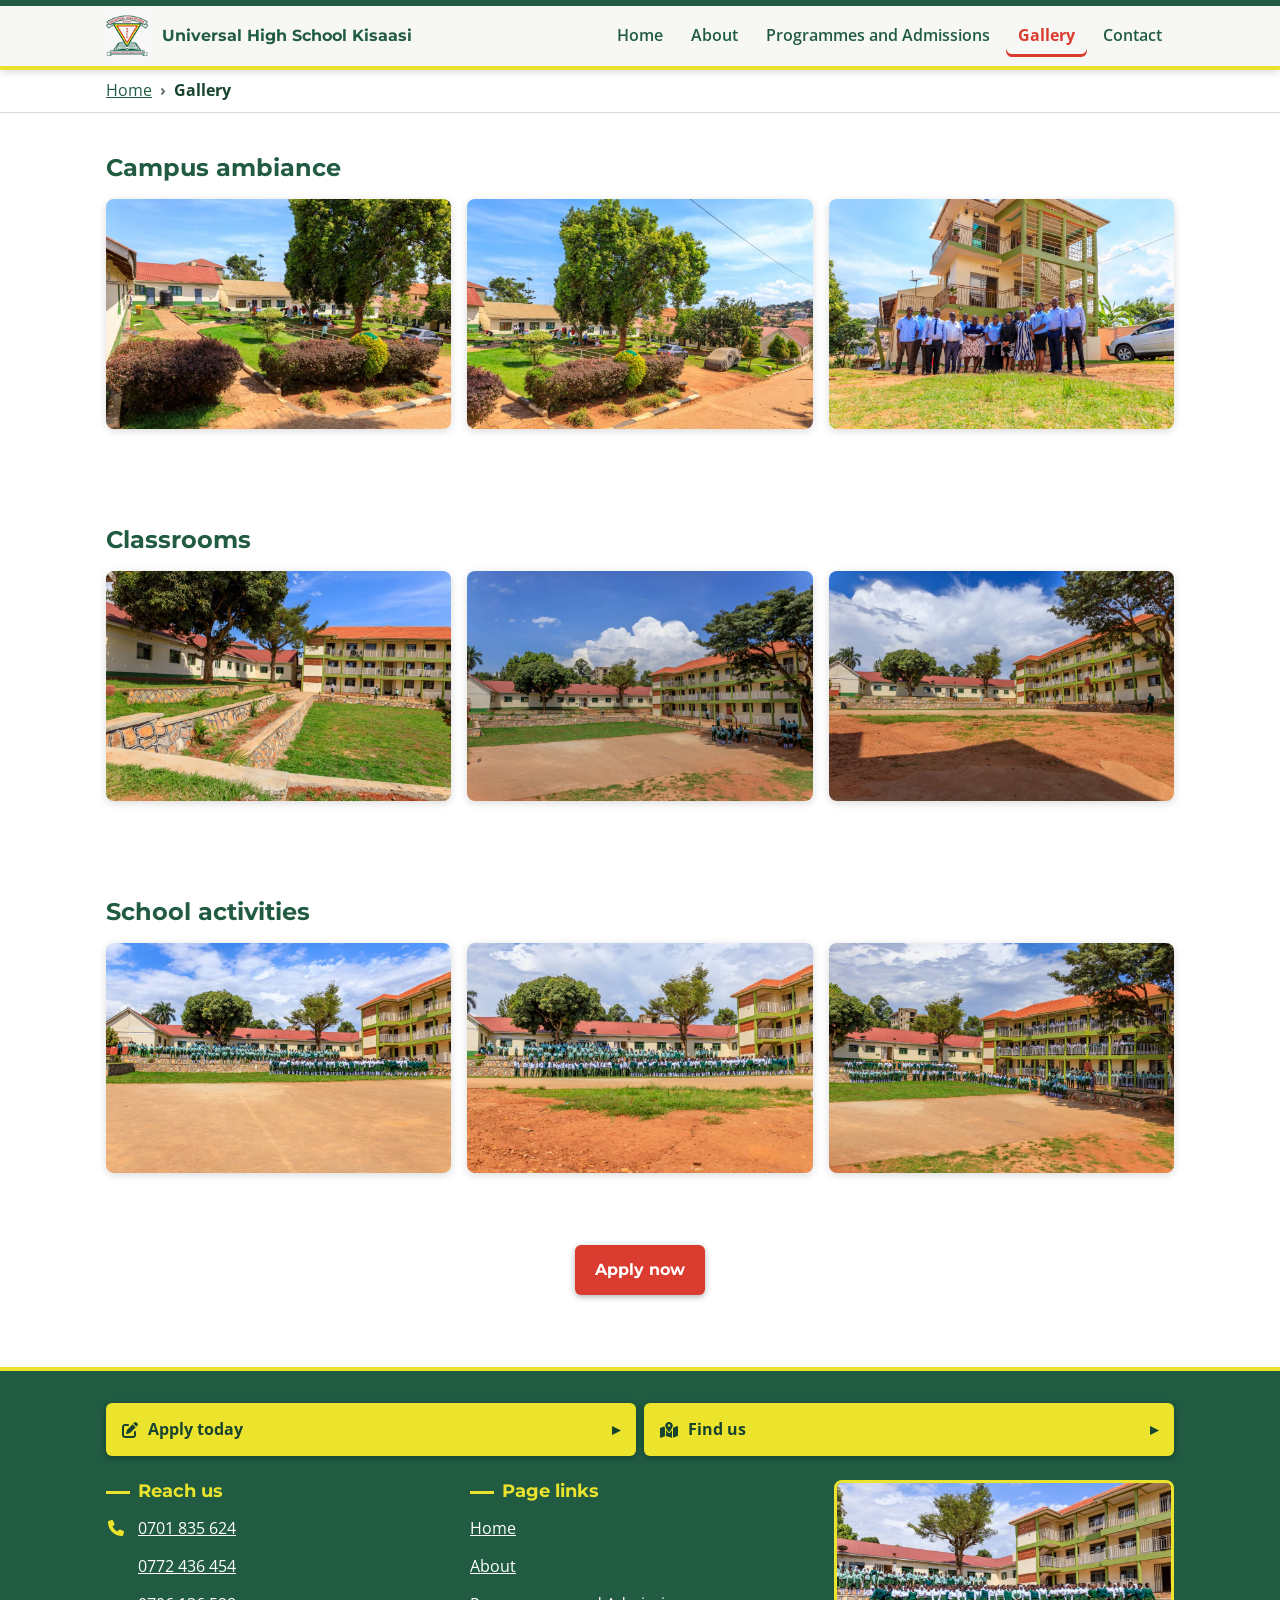
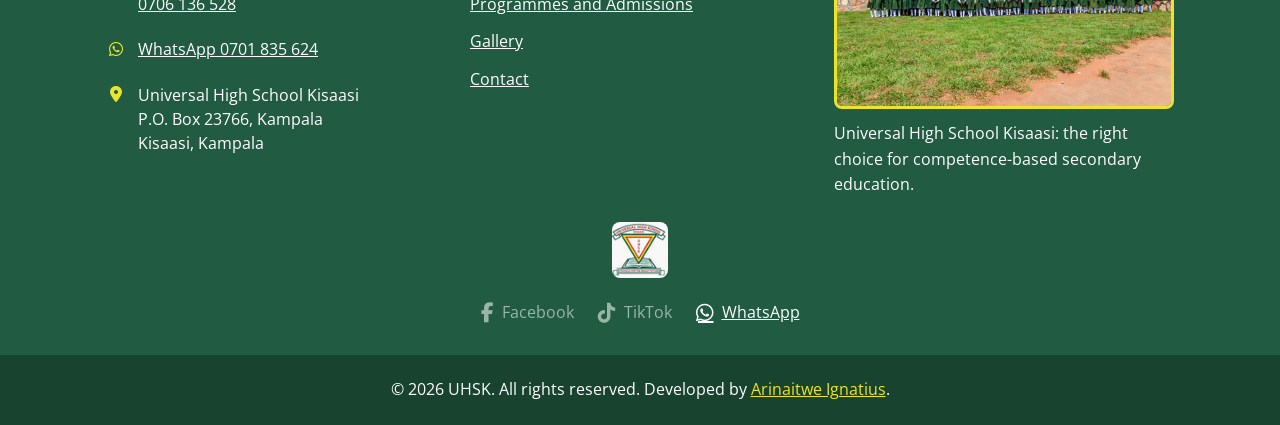
<file: gallery.html>
<!DOCTYPE html>
<html lang="en">
<head>
    <meta charset="UTF-8">
    <meta name="viewport" content="width=device-width, initial-scale=1.0">
    <title>Gallery | Universal High School Kisaasi</title>
    <meta name="description" content="Photos of Universal High School Kisaasi: campus ambiance, the classroom blocks and school activities.">
    <link rel="icon" href="images/favicon.png" type="image/png">
    <!-- Google Fonts: Montserrat (headings), Open Sans (body).
         Weights requested must match the font-weight values used in
         style.css; an unrequested weight is faked by the browser.
         preconnect opens the connection early so text renders sooner. -->
    <link rel="preconnect" href="https://fonts.googleapis.com">
    <link rel="preconnect" href="https://fonts.gstatic.com" crossorigin>
    <link rel="stylesheet" href="https://fonts.googleapis.com/css2?family=Montserrat:wght@700&family=Open+Sans:wght@400;600;700&display=swap">
    <!-- Font Awesome Free; keep the version in sync across all pages -->
    <link rel="stylesheet" href="https://cdnjs.cloudflare.com/ajax/libs/font-awesome/6.5.1/css/all.min.css">
    <link rel="stylesheet" href="css/style.css">
</head>
<body>
      <header class="site-header"> 
         <div class="container header-inner">
            <a class="logo" href="index.html">
                <img src="images/favicon.png" alt="Universal High School Kisaasi logo" width="64" height="64">
                  <span>Universal High School Kisaasi</span>
            </a>
            <input type="checkbox" id="menu-toggle" class="menu-toggle">
                <label for="menu-toggle" class="menu-button">
                <span class="visually-hidden">Open or close the menu</span>
                <span class="bar"></span>
                <span class="bar"></span>
                <span class="bar"></span>
                </label>

            <!-- Main menu: CSS shows it on phones when #menu-toggle is
                 checked; always visible from 64em. aria-current marks
                 this page; keep the link list identical on every page. -->
            <nav class="main-nav" aria-label="Main menu">
              <ul>
                <li><a href="index.html">Home</a></li>
                <li><a href="about.html">About</a></li>
                <li><a href="services.html">Programmes and Admissions</a></li>
                <li><a href="gallery.html" aria-current="page">Gallery</a></li>
                <li><a href="contact.html">Contact</a></li>
              </ul>
            </nav>

         </div>
      </header>

<!-- Breadcrumb: path from Home to this page (wireframes). The
     full page list lives in the header menu. Not used on Home. -->
<nav class="breadcrumb" aria-label="Breadcrumb">
  <div class="container">
    <ol>
      <li><a href="index.html">Home</a></li>
      <li aria-current="page">Gallery</li>
    </ol>
  </div>
</nav>

<main id="main">

  <!-- Layout follows the gallery wireframe (see README): breadcrumb,
       then three photo groups of three, then an Apply now button.
       The page title is visually hidden because the wireframe goes
       straight from the breadcrumb to the photos; it is still the
       page's h1 for screen readers and search engines. -->
  <h1 class="visually-hidden">Gallery</h1>

  <!-- Gallery markup pattern, used for every photo:
         <figure class="gallery-item">
           <a href="full image">  opens the full-size photo; also makes
                                  the item keyboard-focusable
             <img ...>            width/height = real file size
           </a>
           <figcaption>           caption, shown over the photo on hover
         </figure>
       alt describes what is in the photo; figcaption names it. They
       are deliberately different so screen readers do not repeat.
       loading="lazy" defers off-screen images until scrolled near.
       All photos supplied by the school (see README credits).
       Unused school photos: students.jpeg, admin-block.jpeg. -->

  <!-- 1. Campus ambiance -->
  <section class="section" id="campus">
    <div class="container">
      <h2 class="section-title">Campus ambiance</h2>

      <div class="gallery clearfix">
        <figure class="gallery-item">
          <a href="images/compound1.jpeg">
            <img src="images/compound1.jpeg"
                 alt="Paved paths, flower beds and a large shade tree between school buildings"
                 width="1080" height="720">
          </a>
          <figcaption>Gardens and walkways</figcaption>
        </figure>

        <figure class="gallery-item">
          <a href="images/domitories.jpeg">
            <img src="images/domitories.jpeg"
                 alt="Dormitory buildings surrounded by lawns and trees"
                 width="1080" height="720">
          </a>
          <figcaption>Dormitory area</figcaption>
        </figure>

        <figure class="gallery-item">
          <a href="images/staff.jpeg">
            <img src="images/staff.jpeg"
                 alt="Teaching and administrative staff standing together outside the administration block"
                 width="1080" height="720">
          </a>
          <figcaption>Administration block and staff</figcaption>
        </figure>
      </div>
    </div>
  </section>

  <!-- 2. Classrooms: exterior photos of the classroom block.
       TODO: add photos taken inside classrooms when the school
       provides them. -->
  <section class="section section-white" id="classrooms">
    <div class="container">
      <h2 class="section-title">Classrooms</h2>

      <div class="gallery clearfix">
        <figure class="gallery-item">
          <a href="images/main-compound.jpeg">
            <img src="images/main-compound.jpeg"
                 alt="Green lawn and stone terraces in front of the three-storey classroom block"
                 width="1080" height="720" loading="lazy">
          </a>
          <figcaption>Classroom block</figcaption>
        </figure>

        <figure class="gallery-item">
          <a href="images/compound3.jpeg">
            <img src="images/compound3.jpeg"
                 alt="Students gathered outside the classroom block beside the playground"
                 width="1080" height="720" loading="lazy">
          </a>
          <figcaption>Between lessons</figcaption>
        </figure>

        <figure class="gallery-item">
          <a href="images/compound4.jpeg">
            <img src="images/compound4.jpeg"
                 alt="The classroom blocks seen across the open playing field"
                 width="1080" height="720" loading="lazy">
          </a>
          <figcaption>Classrooms and playing field</figcaption>
        </figure>
      </div>
    </div>
  </section>

  <!-- 3. School activities -->
  <section class="section" id="activities">
    <div class="container">
      <h2 class="section-title">School activities</h2>

      <div class="gallery clearfix">
        <figure class="gallery-item">
          <a href="images/compound2.jpeg">
            <img src="images/compound2.jpeg"
                 alt="Students standing in long lines across the school grounds"
                 width="1080" height="720" loading="lazy">
          </a>
          <figcaption>School assembly</figcaption>
        </figure>

        <figure class="gallery-item">
          <a href="images/students-body.jpeg">
            <img src="images/students-body.jpeg"
                 alt="The whole student body gathered in rows in front of the school buildings"
                 width="1080" height="720" loading="lazy">
          </a>
          <figcaption>The student body</figcaption>
        </figure>

        <figure class="gallery-item">
          <a href="images/hero-photo.jpeg">
            <img src="images/hero-photo.jpeg"
                 alt="Students on the balconies of the classroom block and on the field below"
                 width="1080" height="720" loading="lazy">
          </a>
          <figcaption>A full school day</figcaption>
        </figure>
      </div>
    </div>
  </section>

  <!-- 4. Apply now (from the wireframe). Same target as the home
       page "Apply now" buttons. -->
  <div class="container gallery-cta">
    <a class="btn btn-primary" href="services.html#apply">Apply now</a>
  </div>

</main>

<footer class="site-footer">
  <!-- ==========================================================
       FOOTER: identical on all six pages. There is no include
       mechanism in plain HTML, so any change here must be copied
       to index, about, services, gallery, contact and 404.html.
       Phone numbers and order must match contact.html.
       ========================================================== -->
  <div class="container">

    <!-- 1. Quick actions: straight to the most-used page sections -->
    <div class="footer-actions">
      <a class="footer-action" href="services.html#apply">
        <span><i class="fa-solid fa-pen-to-square" aria-hidden="true"></i> Apply today</span>
      </a>
      <a class="footer-action" href="contact.html#find-us">
        <span><i class="fa-solid fa-map-location-dot" aria-hidden="true"></i> Find us</span>
      </a>
    </div>

    <!-- 2. Reach us. tel: uses +256 with the leading 0 dropped;
         wa.me takes the number with no +.
         TODO: add the school email (mailto:) once confirmed; the
         address supplied so far was not a valid email format. -->
    <section class="footer-contact">
      <h2>Reach us</h2>

      <ul class="footer-icon-list">
        <li>
          <i class="fa-solid fa-phone" aria-hidden="true"></i>
          <span class="footer-phones">
            <a href="tel:+256701835624">0701 835 624</a>
            <a href="tel:+256772436454">0772 436 454</a>
            <a href="tel:+256706136528">0706 136 528</a>
          </span>
        </li>
        <li>
          <i class="fa-brands fa-whatsapp" aria-hidden="true"></i>
          <a href="https://wa.me/256701835624?text=Hello%2C%20I%20would%20like%20to%20ask%20about%20Universal%20High%20School%20Kisaasi.">WhatsApp 0701 835 624</a>
        </li>
        <li>
          <i class="fa-solid fa-location-dot" aria-hidden="true"></i>
          <address>
            Universal High School Kisaasi<br>
            P.O. Box 23766, Kampala<br>
            Kisaasi, Kampala
          </address>
        </li>
      </ul>
    </section>

    <!-- 3. Page links: aria-label tells it apart from the header menu -->
    <nav class="footer-links" aria-label="Footer navigation">
      <h2>Page links</h2>
      <ul>
        <li><a href="index.html">Home</a></li>
        <li><a href="about.html">About</a></li>
        <li><a href="services.html">Programmes and Admissions</a></li>
        <li><a href="gallery.html">Gallery</a></li>
        <li><a href="contact.html">Contact</a></li>
      </ul>
    </nav>

    <!-- 4. About the school. loading="lazy": the footer is far below
         the fold, so the photo only downloads when the visitor
         scrolls near it. -->
    <div class="footer-about">
      <img src="images/students.jpeg"
           alt="Students of Universal High School Kisaasi"
           width="1080" height="720" loading="lazy">
      <p>Universal High School Kisaasi: the right choice for
         competence-based secondary education.</p>
    </div>

    <!-- 5. Brand and social links (wireframe: Facebook, TikTok,
         WhatsApp). Facebook and TikTok are placeholders: an <a> with
         no href is valid, is not focusable and does not jump to the
         top of the page; CSS dims it. To activate one, add
         href="PAGE URL" and delete its title and "(coming soon)" span.
         Keep in step with the "Chat with us" section on contact.html. -->
    <div class="footer-brand">
      <img src="images/favicon.png"
           alt="Universal High School Kisaasi logo"
           width="64" height="64" loading="lazy">
      <ul class="social-links">
        <li>
          <a title="Coming soon">
            <i class="fa-brands fa-facebook-f" aria-hidden="true"></i> Facebook<span class="visually-hidden"> (coming soon)</span>
          </a>
        </li>
        <li>
          <a title="Coming soon">
            <i class="fa-brands fa-tiktok" aria-hidden="true"></i> TikTok<span class="visually-hidden"> (coming soon)</span>
          </a>
        </li>
        <li>
          <a href="https://wa.me/256701835624?text=Hello%2C%20I%20would%20like%20to%20ask%20about%20Universal%20High%20School%20Kisaasi.">
            <i class="fa-brands fa-whatsapp" aria-hidden="true"></i> WhatsApp
          </a>
        </li>
      </ul>
    </div>

  </div>

  <!-- 6. Copyright: outside .container so the dark strip spans the
       full width; the inner .container keeps the text aligned. -->
  <div class="copyright">
    <p class="container">
      &copy; 2026 UHSK. All rights reserved.
      Developed by <a href="https://github.com/IgnatiusAri">Arinaitwe Ignatius</a>.
    </p>
  </div>
</footer>
    </body>
</html>
</file>
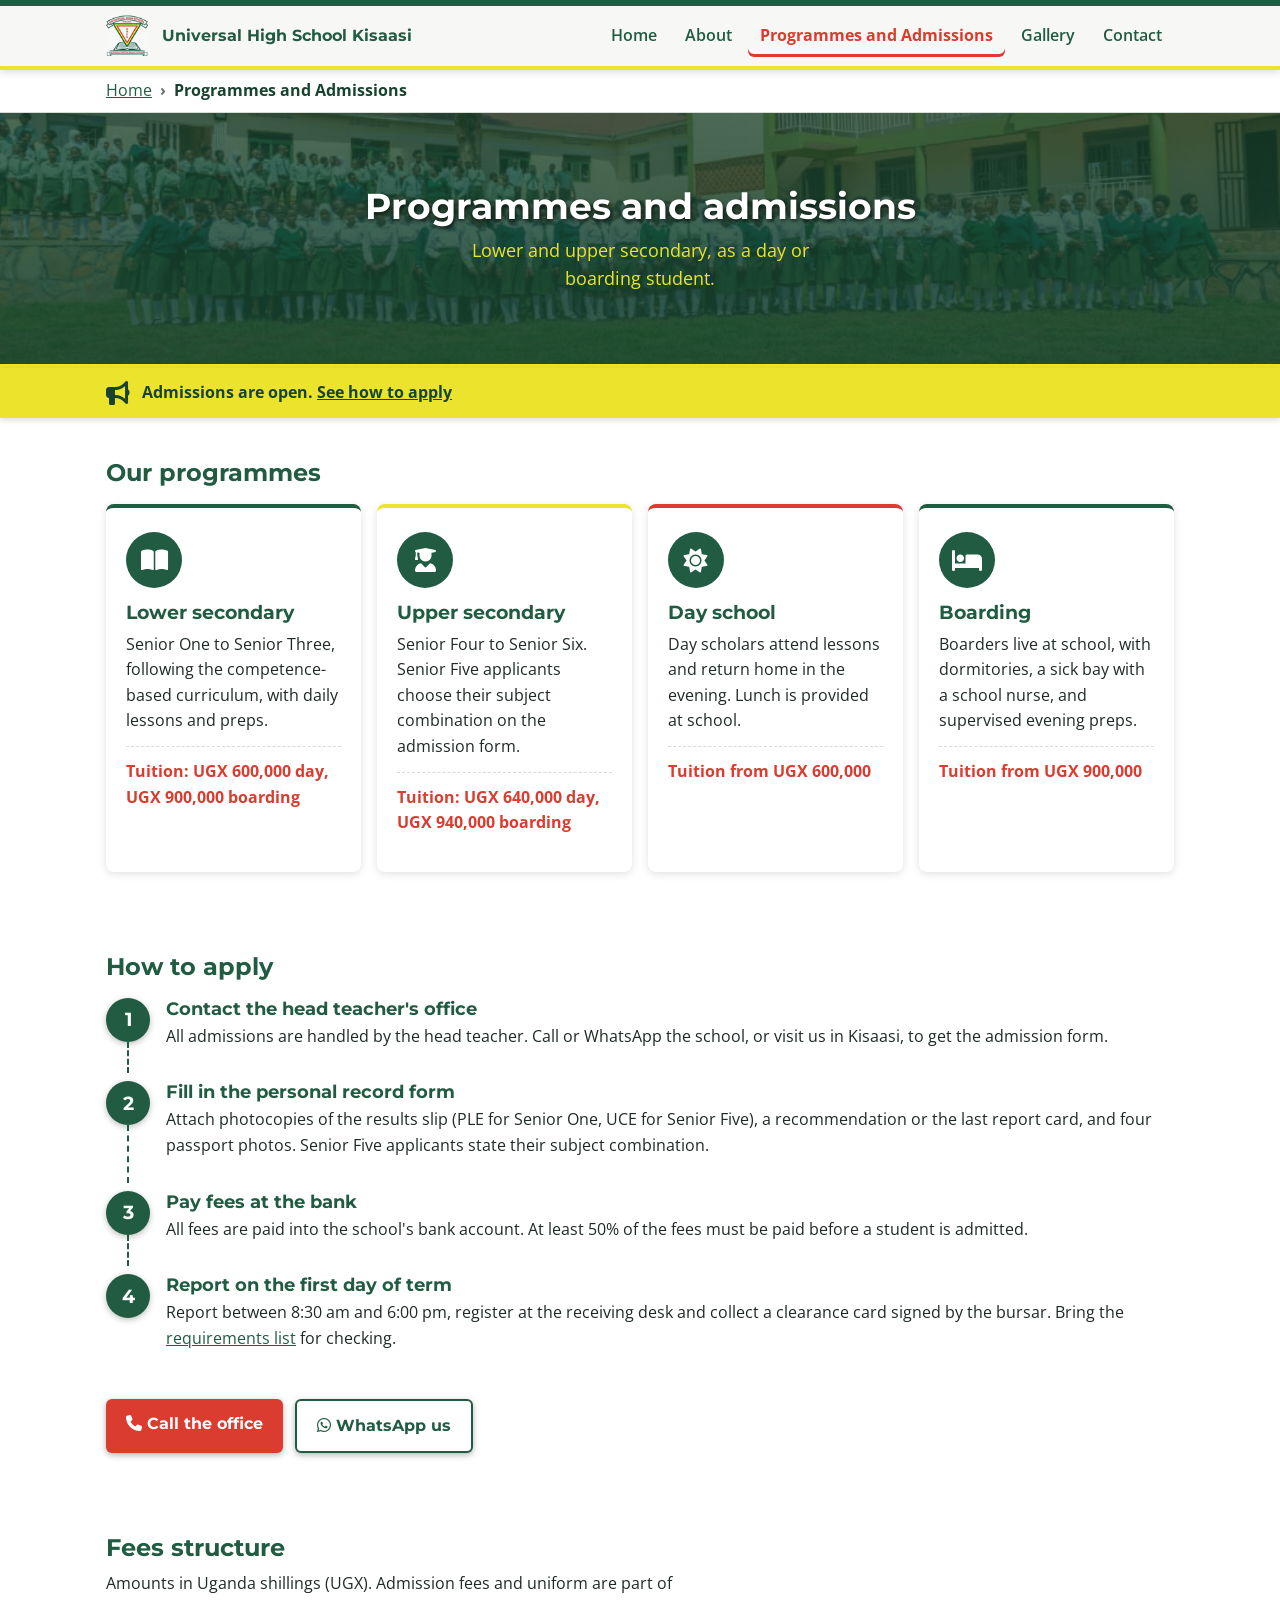
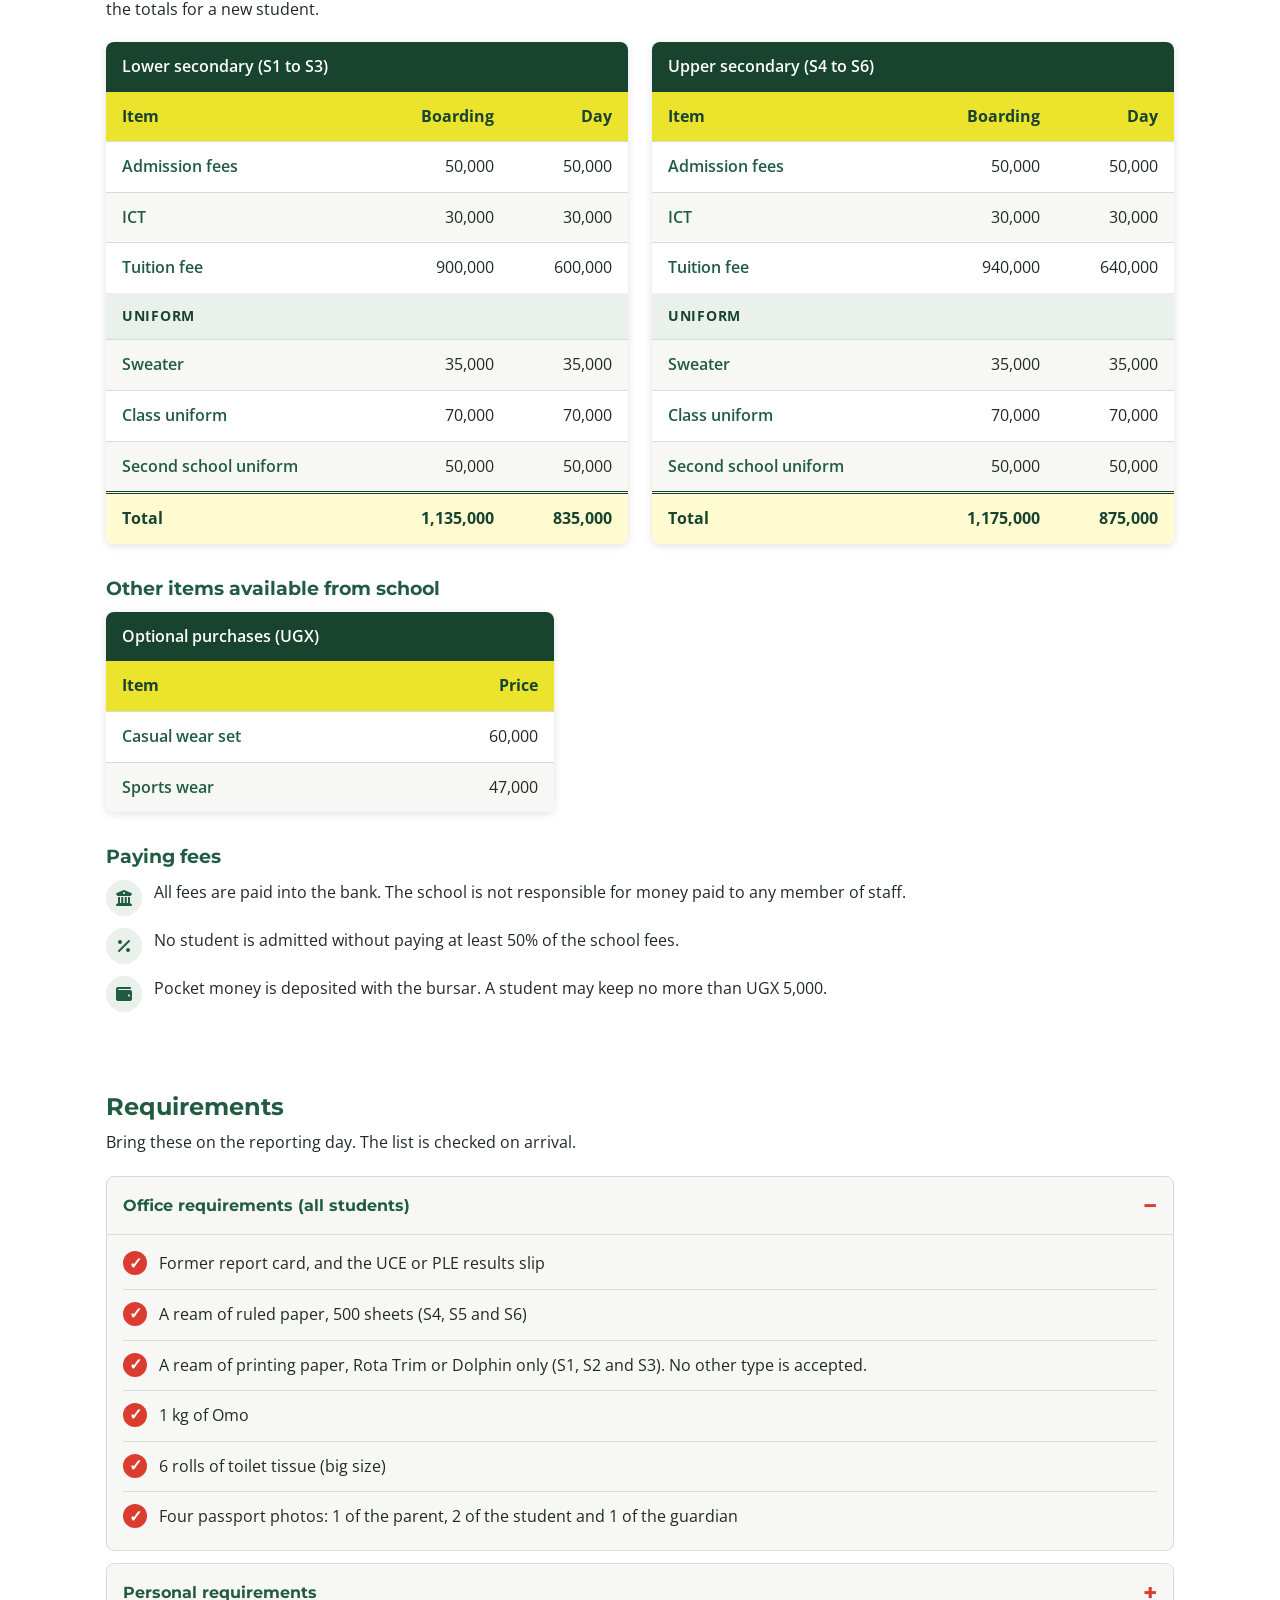
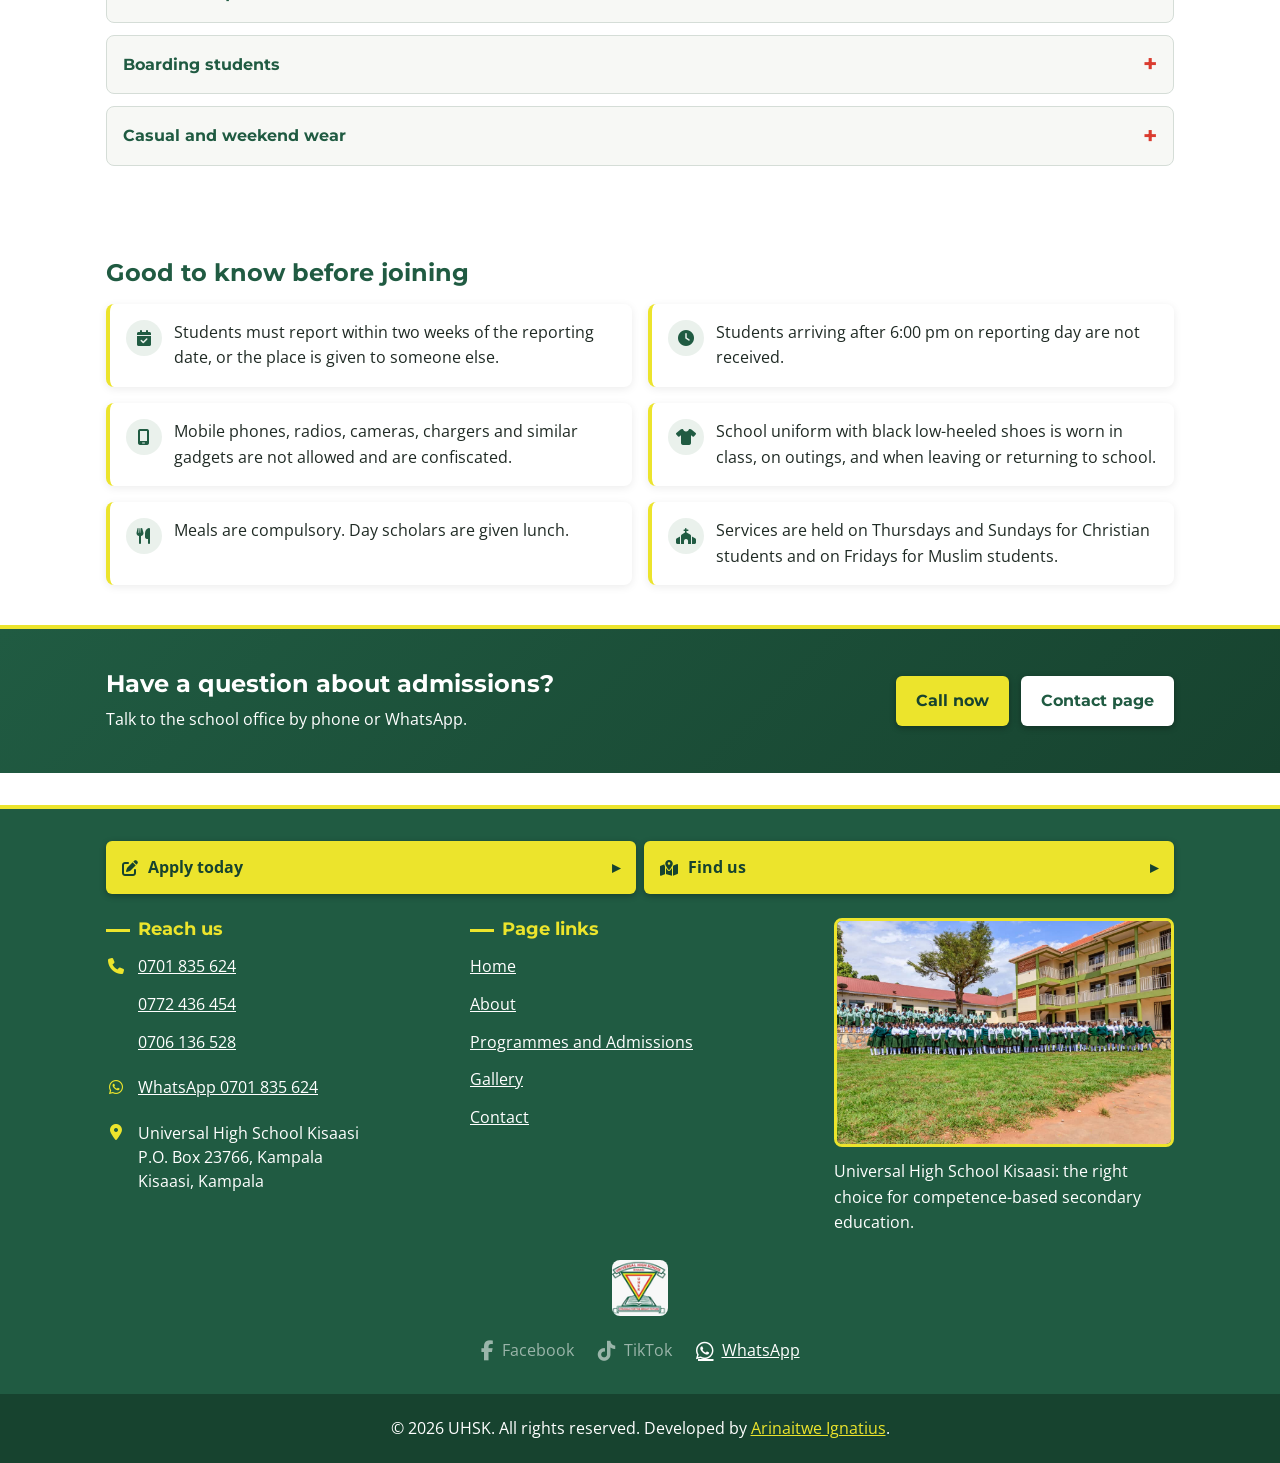
<file: services.html>
<!DOCTYPE html>
<html lang="en">
<head>
    <meta charset="UTF-8">
    <meta name="viewport" content="width=device-width, initial-scale=1.0">
    <title>Programmes and Admissions | Universal High School Kisaasi</title>
    <meta name="description" content="Lower and upper secondary, day and boarding at Universal High School Kisaasi: fees structure, how to apply, requirements and school rules for new students.">
    <link rel="icon" href="images/favicon.png" type="image/png">
    <!-- Font Awesome Free; keep the version in sync across all pages -->
    <link rel="stylesheet" href="https://cdnjs.cloudflare.com/ajax/libs/font-awesome/6.5.1/css/all.min.css">
    <!-- Google Fonts: Montserrat (headings), Open Sans (body).
         Weights requested must match the font-weight values used in
         style.css; an unrequested weight is faked by the browser.
         preconnect opens the connection early so text renders sooner. -->
    <link rel="preconnect" href="https://fonts.googleapis.com">
    <link rel="preconnect" href="https://fonts.gstatic.com" crossorigin>
    <link rel="stylesheet" href="https://fonts.googleapis.com/css2?family=Montserrat:wght@700&family=Open+Sans:wght@400;600;700&display=swap">
    <link rel="stylesheet" href="css/style.css">
</head>
<body>
      <header class="site-header"> 
         <div class="container header-inner">
            <a class="logo" href="index.html">
                <img src="images/favicon.png" alt="Universal High School Kisaasi logo" width="64" height="64">
                  <span>Universal High School Kisaasi</span>
            </a>
            <input type="checkbox" id="menu-toggle" class="menu-toggle">
                <label for="menu-toggle" class="menu-button">
                <span class="visually-hidden">Open or close the menu</span>
                <span class="bar"></span>
                <span class="bar"></span>
                <span class="bar"></span>
                </label>

            <!-- Main menu: CSS shows it on phones when #menu-toggle is
                 checked; always visible from 64em. aria-current marks
                 this page; keep the link list identical on every page. -->
            <nav class="main-nav" aria-label="Main menu">
              <ul>
                <li><a href="index.html">Home</a></li>
                <li><a href="about.html">About</a></li>
                <li><a href="services.html" aria-current="page">Programmes and Admissions</a></li>
                <li><a href="gallery.html">Gallery</a></li>
                <li><a href="contact.html">Contact</a></li>
              </ul>
            </nav>

         </div>
      </header>
<!-- Breadcrumb: path from Home to this page (wireframes). The
     full page list lives in the header menu. Not used on Home. -->
<nav class="breadcrumb" aria-label="Breadcrumb">
  <div class="container">
    <ol>
      <li><a href="index.html">Home</a></li>
      <li aria-current="page">Programmes and Admissions</li>
    </ol>
  </div>
</nav>

<main id="main">

  <!-- Content source for this page: the school's two admission forms,
       titled "O level" and "A level" (fees structure, requirements,
       school rules). When the school issues new forms, update here.
       Levels: the site says lower secondary (S1 to S3) and upper
       secondary (S4 to S6), as instructed by the client on 4 Nov 2026.
       The forms put S4 on the O-level form; S4 is shown with the
       A-level form's fees here. TODO: confirm S4 fees with the school. -->

  <!-- 1. Page banner (shared .page-banner component) -->
  <section class="page-banner">
    <div class="container">
      <h1>Programmes and admissions</h1>
      <p class="page-banner-text">Lower and upper secondary, as a day
         or boarding student.</p>
    </div>
  </section>

  <!-- 2. Admissions notice
       Remove or reword when admissions close; the home hero badge
       and admissions band say the same thing. -->
  <aside class="notice" aria-label="Admissions notice">
    <div class="container notice-inner">
      <i class="fa-solid fa-bullhorn" aria-hidden="true"></i>
      <p><strong>Admissions are open.</strong>
         <a href="#apply">See how to apply</a></p>
    </div>
  </aside>

  <!-- 3. Programmes
       Reuses the home page .card / .card-grid / .card-icon styles.
       Tuition figures must match the fees tables in section 5. -->
  <section class="section" id="programmes">
    <div class="container">
      <h2 class="section-title">Our programmes</h2>

      <div class="card-grid programme-grid">
        <article class="card">
          <span class="card-icon" aria-hidden="true">
            <i class="fa-solid fa-book-open"></i>
          </span>
          <h3>Lower secondary</h3>
          <p>Senior One to Senior Three, following the competence-based
             curriculum, with daily lessons and preps.</p>
          <p class="card-price">Tuition: UGX 600,000 day,
             UGX 900,000 boarding</p>
        </article>

        <article class="card">
          <span class="card-icon" aria-hidden="true">
            <i class="fa-solid fa-user-graduate"></i>
          </span>
          <h3>Upper secondary</h3>
          <p>Senior Four to Senior Six. Senior Five applicants choose
             their subject combination on the admission form.</p>
          <p class="card-price">Tuition: UGX 640,000 day,
             UGX 940,000 boarding</p>
        </article>

        <article class="card">
          <span class="card-icon" aria-hidden="true">
            <i class="fa-solid fa-sun"></i>
          </span>
          <h3>Day school</h3>
          <p>Day scholars attend lessons and return home in the evening.
             Lunch is provided at school.</p>
          <p class="card-price">Tuition from UGX 600,000</p>
        </article>

        <article class="card">
          <span class="card-icon" aria-hidden="true">
            <i class="fa-solid fa-bed"></i>
          </span>
          <h3>Boarding</h3>
          <p>Boarders live at school, with dormitories, a sick bay with
             a school nurse, and supervised evening preps.</p>
          <p class="card-price">Tuition from UGX 900,000</p>
        </article>
      </div>
    </div>
  </section>

  <!-- 4. How to apply
       id="apply" is the target of the "Apply now" links on index.html.
       Step numbers are generated by a CSS counter, not typed.
       Steps and times follow the school rules ("Admissions" and
       "Reporting to school"). -->
  <section class="section section-white" id="apply">
    <div class="container">
      <h2 class="section-title">How to apply</h2>

      <ol class="steps">
        <li>
          <h3>Contact the head teacher's office</h3>
          <p>All admissions are handled by the head teacher. Call or
             WhatsApp the school, or visit us in Kisaasi, to get the
             admission form.</p>
        </li>
        <li>
          <h3>Fill in the personal record form</h3>
          <p>Attach photocopies of the results slip (PLE for Senior One,
             UCE for Senior Five), a recommendation or the last report
             card, and four passport photos. Senior Five applicants
             state their subject combination.</p>
        </li>
        <li>
          <h3>Pay fees at the bank</h3>
          <p>All fees are paid into the school's bank account. At least
             50% of the fees must be paid before a student is
             admitted.</p>
        </li>
        <li>
          <h3>Report on the first day of term</h3>
          <p>Report between 8:30 am and 6:00 pm, register at the
             receiving desk and collect a clearance card signed by the
             bursar. Bring the <a href="#requirements">requirements
             list</a> for checking.</p>
        </li>
      </ol>

      <div class="apply-actions">
        <a class="btn btn-primary" href="tel:+256701835624">
          <i class="fa-solid fa-phone" aria-hidden="true"></i> Call the office
        </a>
        <a class="btn btn-secondary btn-outline" href="https://wa.me/256701835624?text=Hello%2C%20I%20would%20like%20to%20ask%20about%20admissions.">
          <i class="fa-brands fa-whatsapp" aria-hidden="true"></i> WhatsApp us
        </a>
      </div>
    </div>
  </section>

  <!-- 5. Fees structure
       id="fees" is the target of "View fees" on index.html.
       Figures copied from the admission forms. Each table's rows must
       add up to its Total row; recheck the totals after any change.
       Tuition figures also appear on the programme cards (section 3).
       .table-wrap scrolls horizontally so the page never does. -->
  <section class="section" id="fees">
    <div class="container">
      <h2 class="section-title">Fees structure</h2>
      <p class="section-intro">Amounts in Uganda shillings (UGX).
         Admission fees and uniform are part of the totals for a
         new student.</p>

      <div class="fees-grid">
        <div class="table-wrap">
          <table class="fees-table">
            <caption>Lower secondary (S1 to S3)</caption>
            <thead>
              <tr>
                <th scope="col">Item</th>
                <th scope="col">Boarding</th>
                <th scope="col">Day</th>
              </tr>
            </thead>
            <tbody>
              <tr>
                <th scope="row">Admission fees</th>
                <td>50,000</td>
                <td>50,000</td>
              </tr>
              <tr>
                <th scope="row">ICT</th>
                <td>30,000</td>
                <td>30,000</td>
              </tr>
              <tr>
                <th scope="row">Tuition fee</th>
                <td>900,000</td>
                <td>600,000</td>
              </tr>
            </tbody>
            <!-- Second tbody groups the uniform items under a label row -->
            <tbody>
              <tr class="fees-group">
                <th scope="rowgroup" colspan="3">Uniform</th>
              </tr>
              <tr>
                <th scope="row">Sweater</th>
                <td>35,000</td>
                <td>35,000</td>
              </tr>
              <tr>
                <th scope="row">Class uniform</th>
                <td>70,000</td>
                <td>70,000</td>
              </tr>
              <tr>
                <th scope="row">Second school uniform</th>
                <td>50,000</td>
                <td>50,000</td>
              </tr>
            </tbody>
            <tfoot>
              <tr>
                <th scope="row">Total</th>
                <td>1,135,000</td>
                <td>835,000</td>
              </tr>
            </tfoot>
          </table>
        </div>

        <div class="table-wrap">
          <table class="fees-table">
            <caption>Upper secondary (S4 to S6)</caption>
            <thead>
              <tr>
                <th scope="col">Item</th>
                <th scope="col">Boarding</th>
                <th scope="col">Day</th>
              </tr>
            </thead>
            <tbody>
              <tr>
                <th scope="row">Admission fees</th>
                <td>50,000</td>
                <td>50,000</td>
              </tr>
              <tr>
                <th scope="row">ICT</th>
                <td>30,000</td>
                <td>30,000</td>
              </tr>
              <tr>
                <th scope="row">Tuition fee</th>
                <td>940,000</td>
                <td>640,000</td>
              </tr>
            </tbody>
            <tbody>
              <tr class="fees-group">
                <th scope="rowgroup" colspan="3">Uniform</th>
              </tr>
              <tr>
                <th scope="row">Sweater</th>
                <td>35,000</td>
                <td>35,000</td>
              </tr>
              <tr>
                <th scope="row">Class uniform</th>
                <td>70,000</td>
                <td>70,000</td>
              </tr>
              <tr>
                <th scope="row">Second school uniform</th>
                <td>50,000</td>
                <td>50,000</td>
              </tr>
            </tbody>
            <tfoot>
              <tr>
                <th scope="row">Total</th>
                <td>1,175,000</td>
                <td>875,000</td>
              </tr>
            </tfoot>
          </table>
        </div>
      </div>

      <!-- Prices quoted in the requirements list; not in the totals -->
      <h3 class="subsection-title">Other items available from school</h3>
      <div class="table-wrap table-narrow">
        <table class="fees-table">
          <caption>Optional purchases (UGX)</caption>
          <thead>
            <tr>
              <th scope="col">Item</th>
              <th scope="col">Price</th>
            </tr>
          </thead>
          <tbody>
            <tr>
              <th scope="row">Casual wear set</th>
              <td>60,000</td>
            </tr>
            <tr>
              <th scope="row">Sports wear</th>
              <td>47,000</td>
            </tr>
          </tbody>
        </table>
      </div>

      <!-- Payment rules from the school rules, "Reporting to school"
           and "Personal and school property" -->
      <h3 class="subsection-title">Paying fees</h3>
      <ul class="icon-list">
        <li>
          <i class="fa-solid fa-building-columns" aria-hidden="true"></i>
          All fees are paid into the bank. The school is not responsible
          for money paid to any member of staff.
        </li>
        <li>
          <i class="fa-solid fa-percent" aria-hidden="true"></i>
          No student is admitted without paying at least 50% of the
          school fees.
        </li>
        <li>
          <i class="fa-solid fa-wallet" aria-hidden="true"></i>
          Pocket money is deposited with the bursar. A student may keep
          no more than UGX 5,000.
        </li>
      </ul>
    </div>
  </section>

  <!-- 6. Requirements
       From the forms' "Office requirements", "Personal requirements"
       and "Casual wear" lists (identical on both admission forms).
       <details>/<summary> make each group collapsible without
       JavaScript; the first group is open by default. -->
  <section class="section section-white" id="requirements">
    <div class="container">
      <h2 class="section-title">Requirements</h2>
      <p class="section-intro">Bring these on the reporting day. The list
         is checked on arrival.</p>

      <details class="req-group" open>
        <summary>Office requirements (all students)</summary>
        <ul class="checklist">
          <li>Former report card, and the UCE or PLE results slip</li>
          <li>A ream of ruled paper, 500 sheets (S4, S5 and S6)</li>
          <li>A ream of printing paper, Rota Trim or Dolphin only
              (S1, S2 and S3). No other type is accepted.</li>
          <li>1 kg of Omo</li>
          <li>6 rolls of toilet tissue (big size)</li>
          <li>Four passport photos: 1 of the parent, 2 of the student
              and 1 of the guardian</li>
        </ul>
      </details>

      <details class="req-group">
        <summary>Personal requirements</summary>
        <ul class="checklist">
          <li>Counter books: 15 for Senior One to Senior Four, 12 for Senior
              Five and Six</li>
          <li>A mathematical set, at least 5 pens and 2 pencils</li>
          <li>A basin, a jerrycan and a school bag</li>
          <li>A drinking water bottle</li>
          <li>Toothpaste (3 medium tubes)</li>
          <li>Four packets of sanitary pads (girls)</li>
        </ul>
      </details>

      <details class="req-group">
        <summary>Boarding students</summary>
        <ul class="checklist">
          <li>4 rolls of toilet tissue and a packet of razors</li>
          <li>Mattress, blankets, two pairs of bed sheets, a towel and a
              mosquito net</li>
          <li>Night dress and half-slip (girls), night gown (boys)</li>
        </ul>
      </details>

      <details class="req-group">
        <summary>Casual and weekend wear</summary>
        <ul class="checklist">
          <li>Girls: a plain black long Caribbean skirt, a long black
              half-slip and a red T-shirt</li>
          <li>Boys: plain black trousers and a blue T-shirt</li>
          <li>A plain black coat, sweater or jacket (no hood)</li>
          <li>4 pairs of long stockings: white for girls, black for
              boys</li>
          <li>Black open shoes or crafts only</li>
          <li>The casual set is available from the school at
              UGX 60,000, and sports wear at UGX 47,000</li>
        </ul>
      </details>
    </div>
  </section>

  <!-- 7. Good to know: summary of the school rules parents most often
       ask about. The full rules are issued with the admission form. -->
  <section class="section" id="rules">
    <div class="container">
      <h2 class="section-title">Good to know before joining</h2>

      <ul class="icon-list icon-list-grid">
        <li>
          <i class="fa-solid fa-calendar-check" aria-hidden="true"></i>
          Students must report within two weeks of the reporting date,
          or the place is given to someone else.
        </li>
        <li>
          <i class="fa-solid fa-clock" aria-hidden="true"></i>
          Students arriving after 6:00 pm on reporting day are not
          received.
        </li>
        <li>
          <i class="fa-solid fa-mobile-screen" aria-hidden="true"></i>
          Mobile phones, radios, cameras, chargers and similar gadgets
          are not allowed and are confiscated.
        </li>
        <li>
          <i class="fa-solid fa-shirt" aria-hidden="true"></i>
          School uniform with black low-heeled shoes is worn in class,
          on outings, and when leaving or returning to school.
        </li>
        <li>
          <i class="fa-solid fa-utensils" aria-hidden="true"></i>
          Meals are compulsory. Day scholars are given lunch.
        </li>
        <li>
          <i class="fa-solid fa-church" aria-hidden="true"></i>
          Services are held on Thursdays and Sundays for Christian
          students and on Fridays for Muslim students.
        </li>
      </ul>
    </div>
  </section>

  <!-- 8. Closing call to action: reuses .admissions-band from index.html -->
  <section class="admissions-band">
    <div class="container band-inner">
      <div class="band-text">
        <h2>Have a question about admissions?</h2>
        <p>Talk to the school office by phone or WhatsApp.</p>
      </div>
      <div class="band-actions">
        <a class="btn btn-accent" href="tel:+256701835624">Call now</a>
        <a class="btn btn-secondary" href="contact.html">Contact page</a>
      </div>
    </div>
  </section>

</main>

<footer class="site-footer">
  <!-- ==========================================================
       FOOTER: identical on all six pages. There is no include
       mechanism in plain HTML, so any change here must be copied
       to index, about, services, gallery, contact and 404.html.
       Phone numbers and order must match contact.html.
       ========================================================== -->
  <div class="container">

    <!-- 1. Quick actions: straight to the most-used page sections -->
    <div class="footer-actions">
      <a class="footer-action" href="services.html#apply">
        <span><i class="fa-solid fa-pen-to-square" aria-hidden="true"></i> Apply today</span>
      </a>
      <a class="footer-action" href="contact.html#find-us">
        <span><i class="fa-solid fa-map-location-dot" aria-hidden="true"></i> Find us</span>
      </a>
    </div>

    <!-- 2. Reach us. tel: uses +256 with the leading 0 dropped;
         wa.me takes the number with no +.
         TODO: add the school email (mailto:) once confirmed; the
         address supplied so far was not a valid email format. -->
    <section class="footer-contact">
      <h2>Reach us</h2>

      <ul class="footer-icon-list">
        <li>
          <i class="fa-solid fa-phone" aria-hidden="true"></i>
          <span class="footer-phones">
            <a href="tel:+256701835624">0701 835 624</a>
            <a href="tel:+256772436454">0772 436 454</a>
            <a href="tel:+256706136528">0706 136 528</a>
          </span>
        </li>
        <li>
          <i class="fa-brands fa-whatsapp" aria-hidden="true"></i>
          <a href="https://wa.me/256701835624?text=Hello%2C%20I%20would%20like%20to%20ask%20about%20Universal%20High%20School%20Kisaasi.">WhatsApp 0701 835 624</a>
        </li>
        <li>
          <i class="fa-solid fa-location-dot" aria-hidden="true"></i>
          <address>
            Universal High School Kisaasi<br>
            P.O. Box 23766, Kampala<br>
            Kisaasi, Kampala
          </address>
        </li>
      </ul>
    </section>

    <!-- 3. Page links: aria-label tells it apart from the header menu -->
    <nav class="footer-links" aria-label="Footer navigation">
      <h2>Page links</h2>
      <ul>
        <li><a href="index.html">Home</a></li>
        <li><a href="about.html">About</a></li>
        <li><a href="services.html">Programmes and Admissions</a></li>
        <li><a href="gallery.html">Gallery</a></li>
        <li><a href="contact.html">Contact</a></li>
      </ul>
    </nav>

    <!-- 4. About the school. loading="lazy": the footer is far below
         the fold, so the photo only downloads when the visitor
         scrolls near it. -->
    <div class="footer-about">
      <img src="images/students.jpeg"
           alt="Students of Universal High School Kisaasi"
           width="1080" height="720" loading="lazy">
      <p>Universal High School Kisaasi: the right choice for
         competence-based secondary education.</p>
    </div>

    <!-- 5. Brand and social links (wireframe: Facebook, TikTok,
         WhatsApp). Facebook and TikTok are placeholders: an <a> with
         no href is valid, is not focusable and does not jump to the
         top of the page; CSS dims it. To activate one, add
         href="PAGE URL" and delete its title and "(coming soon)" span.
         Keep in step with the "Chat with us" section on contact.html. -->
    <div class="footer-brand">
      <img src="images/favicon.png"
           alt="Universal High School Kisaasi logo"
           width="64" height="64" loading="lazy">
      <ul class="social-links">
        <li>
          <a title="Coming soon">
            <i class="fa-brands fa-facebook-f" aria-hidden="true"></i> Facebook<span class="visually-hidden"> (coming soon)</span>
          </a>
        </li>
        <li>
          <a title="Coming soon">
            <i class="fa-brands fa-tiktok" aria-hidden="true"></i> TikTok<span class="visually-hidden"> (coming soon)</span>
          </a>
        </li>
        <li>
          <a href="https://wa.me/256701835624?text=Hello%2C%20I%20would%20like%20to%20ask%20about%20Universal%20High%20School%20Kisaasi.">
            <i class="fa-brands fa-whatsapp" aria-hidden="true"></i> WhatsApp
          </a>
        </li>
      </ul>
    </div>

  </div>

  <!-- 6. Copyright: outside .container so the dark strip spans the
       full width; the inner .container keeps the text aligned. -->
  <div class="copyright">
    <p class="container">
      &copy; 2026 UHSK. All rights reserved.
      Developed by <a href="https://github.com/IgnatiusAri">Arinaitwe Ignatius</a>.
    </p>
  </div>
</footer>
    </body>
</html>
</file>
<file: css/style.css>
/* Universal High School Kisaasi website
   Single stylesheet for all pages
   Mobile first: written for a 360 px phone, then enlarged
   with media queries for tablets and desktops.
   Lives in css/: url() paths are relative to this file, so images
   are referenced as ../images/.
   Author: Arinaitwe Ignatius */

   /* Make padding and borders count inside an element's width,
   so a box set to 300 px stays 300 px wide. Without this,
   padding is added on top and layouts break unpredictably. */
*,
*::before,
*::after {
  box-sizing: border-box;
}

/* remove the browser default margin */
body {
  margin: 0;
}
/* Centred page container.
   max-width stops content stretching too wide on big screens.
   margin: 0 auto splits the leftover space equally left and
   right, which centres the box.
   padding keeps text 16 px away from a phone's screen edge. */
.container {
  max-width: 1100px;
  margin: 0 auto;
  padding: 0 16px;
}


/* Page at least as tall as the screen; stack header, main,    */
body {
  margin: 0;
  min-height: 100vh;   /* fallback for older browsers */
  min-height: 100dvh;  /* accurate on phones with moving address bars */
  display: flex;
  flex-direction: column;
}

/* ----- Typography -----
   Fonts are loaded by the Google Fonts <link> in each page's <head>.
   Loaded weights: Montserrat 700; Open Sans 400, 600, 700. Using any
   other weight here needs the link updated on every page.
   Fallbacks apply if Google Fonts is blocked or still loading. */
body {
  font-family: "Open Sans", Arial, Helvetica, sans-serif;
  font-size: 1rem;      /* 16 px minimum body size */
  line-height: 1.6;
  color: #1F2A24;       /* near-black green: softer than #000 */
}

/* Default for every heading; component rules may still repeat it */
h1, h2, h3, h4, h5, h6 {
  font-family: "Montserrat", Arial, Helvetica, sans-serif;
  font-weight: 700;
  line-height: 1.25;
}

/* In-page links (#apply, #fees, #student-life...): stop the target
   sliding under the sticky header. Keep above the header's height. */
[id] {
  scroll-margin-top: 5.5rem;
}

/* main takes all spare height, pushing the footer down */
main {
  flex: 1;
}  

.site-header {
  position: sticky;
  top: 0;
  z-index: 100;
  background: #F7F8F5;
  border-top: 6px solid #205B42;
  border-bottom: 4px solid #ECE42C;
  box-shadow: 0 2px 8px rgba(0, 0, 0, 0.15);
}

.header-inner {
  display: flex;
  align-items: center;
  justify-content: space-between;
  padding-top: 8px;
  padding-bottom: 8px;
}

.logo {
  display: flex;
  align-items: center;
  gap: 12px;
  font-family: "Montserrat", Arial, Helvetica, sans-serif;
  font-size: 1rem;
  font-weight: 700;
  line-height: 1.25;
  color: #205B42;
  text-decoration: none;
}

.logo img {
  width: 44px;
  height: 44px;
}

.menu-toggle {
  position: absolute;
  opacity: 0;
  width: 1px;
  height: 1px;
}

.menu-button {
  padding: 10px 8px;
  cursor: pointer;
}

.bar {
  display: block;
  width: 26px;
  height: 3px;
  margin: 5px 0;
  background: #205B42;
  transition: transform 0.2s ease, opacity 0.2s ease;
}

/* Bars animate into an X when the menu is open. The label's first
   child is the visually hidden text, so the bars are children 2-4.
   0.5rem = one bar height (3px) + the gap (5px) between bars;
   change it if .bar height or margin changes. */
.menu-toggle:checked + .menu-button .bar:nth-child(2) {
  transform: translateY(0.5rem) rotate(45deg);
}

.menu-toggle:checked + .menu-button .bar:nth-child(3) {
  opacity: 0;
}

.menu-toggle:checked + .menu-button .bar:nth-child(4) {
  transform: translateY(-0.5rem) rotate(-45deg);
}

/* The checkbox is invisible, so show its keyboard focus on the button */
.menu-toggle:focus-visible + .menu-button {
  outline: 0.1875rem solid #DA3C2F;
  outline-offset: 0.125rem;
}

/* ----- Main menu (pure CSS, checkbox technique) -----
   Below 64em: hidden until #menu-toggle is checked, then drops over
   the page below the header (absolute against the sticky
   .site-header). From 64em: always shown in the header row.
   The <nav> must come after #menu-toggle in the same parent, or
   the ~ selector cannot reach it. */
.main-nav {
  display: none;
  position: absolute;
  top: 100%;
  left: 0;
  right: 0;
  background: #F7F8F5;
  border-bottom: 0.25rem solid #ECE42C;
  box-shadow: 0 0.5rem 1rem rgba(0, 0, 0, 0.15);
}

.menu-toggle:checked ~ .main-nav {
  display: block;
}

.main-nav ul {
  margin: 0;
  padding: 0;
  list-style: none;
}

/* Full-width rows with thumb-sized tap targets */
.main-nav a {
  display: block;
  padding: 0.875rem 1rem;
  font-weight: 600;
  color: #205B42;
  text-decoration: none;
  border-top: 0.0625rem solid #D5DDD7;
}

.main-nav a:hover,
.main-nav a:focus {
  color: #FFFFFF;
  background: #205B42;
}

.main-nav a:active {
  background: #17432F;
}

/* Current page (aria-current set per page in the HTML): red text
   and an inset bar that doesn't change the link's size */
.main-nav a[aria-current="page"] {
  font-weight: 700;
  color: #DA3C2F;
  box-shadow: inset 0.25rem 0 0 #DA3C2F;
}

.main-nav a[aria-current="page"]:hover,
.main-nav a[aria-current="page"]:focus {
  color: #FFFFFF;
  background: #DA3C2F;
}

/* ----- Breadcrumb ----- */

/* Slim bar under the sticky header */
.breadcrumb {
  background: #FFFFFF;
  border-bottom: 0.0625rem solid #D5DDD7;
}

/* Reset list defaults; items sit in a row that wraps */
.breadcrumb ol {
  display: flex;
  flex-wrap: wrap;
  margin: 0;
  padding: 0;
  list-style: none;
}

/* Separator drawn in CSS before every item except the first */
.breadcrumb li + li::before {
  content: "\203A";
  margin: 0 0.5rem;
  color: #5F6F66;
}

/* Link and current page share vertical padding for a thumb-sized target */
.breadcrumb a,
.breadcrumb [aria-current="page"] {
  display: inline-block;
  padding: 0.5rem 0;
}

.breadcrumb a {
  color: #205B42;
}

.breadcrumb a:hover,
.breadcrumb a:focus {
  color: #DA3C2F;
}

/* Current page: bold, not a link */
.breadcrumb [aria-current="page"] {
  font-weight: 700;
  color: #17432F;
}

/* ----- Buttons ----- */

/* Shared shape; colour variants below */
.btn {
  display: inline-block;
  padding: 0.75rem 1.25rem;
  font-family: "Montserrat", Arial, Helvetica, sans-serif;
  font-weight: 700;
  text-decoration: none;
  border-radius: 0.375rem;
  box-shadow: 0 0.125rem 0.375rem rgba(0, 0, 0, 0.3);
  transition: transform 0.15s ease, box-shadow 0.15s ease;
}

/* Hover and focus: lift and deepen the shadow */
.btn:hover,
.btn:focus {
  box-shadow: 0 0.25rem 0.625rem rgba(0, 0, 0, 0.4);
  transform: translateY(-0.125rem);
}

.btn:active {
  transform: translateY(0.0625rem);
}

/* Keyboard focus ring, visible on dark and light backgrounds */
.btn:focus-visible {
  outline: 0.1875rem solid #ECE42C;
  outline-offset: 0.125rem;
}

/* Primary action: school red */
.btn-primary {
  background: #DA3C2F;
  color: #FFFFFF;
}

.btn-primary:hover,
.btn-primary:focus {
  background: #B92E23;
}

/* Secondary action: white with green text */
.btn-secondary {
  background: #FFFFFF;
  color: #205B42;
}

.btn-secondary:hover,
.btn-secondary:focus {
  background: #F7F8F5;
}

/* Modifier for .btn-secondary on white/light sections, where the
   plain white button would disappear */
.btn-outline {
  border: 0.125rem solid #205B42;
}

/* Accent: yellow, for use on green backgrounds */
.btn-accent {
  background: #ECE42C;
  color: #17432F;
}

.btn-accent:hover,
.btn-accent:focus {
  background: #F5EF6A;
}

/* ----- Home: hero ----- */

/* Photo with a green overlay for text contrast. The gradient is
   listed first so it paints above the image. */
.hero {
  position: relative;               /* anchor for the absolute badge */
  display: flex;
  flex-direction: column;
  justify-content: center;
  align-items: center;
  gap: 1.5rem;
  min-height: 26rem;
  padding: 3.5rem 1rem 2rem;        /* top leaves room for the badge */
  text-align: center;
  color: #FFFFFF;
  background:
    linear-gradient(rgba(23, 67, 47, 0.55), rgba(23, 67, 47, 0.85)),
    url("../images/hero-photo.jpeg") center / cover no-repeat;
}

/* text-shadow keeps the heading readable over bright areas */
.hero h1 {
  margin: 0 0 0.5rem;
  font-family: "Montserrat", Arial, Helvetica, sans-serif;
  font-size: 1.75rem;
  line-height: 1.2;
  text-shadow: 0.0625rem 0.125rem 0.25rem rgba(0, 0, 0, 0.6);
}

.hero .tagline {
  margin: 0;
  font-size: 1.1rem;
  color: #ECE42C;
}

/* Badge pinned to the hero's top-right corner */
.hero .badge {
  position: absolute;
  top: 0.75rem;
  right: 0.75rem;
  margin: 0;
  padding: 0.375rem 0.75rem;
  background: #ECE42C;
  color: #17432F;
  font-weight: 700;
  border-radius: 0.25rem;
  box-shadow: 0 0.125rem 0.375rem rgba(0, 0, 0, 0.4);
}

/* Buttons wrap onto a second row on narrow screens */
.hero-buttons {
  display: flex;
  flex-wrap: wrap;
  justify-content: center;
  gap: 0.75rem;
}

/* ----- Home: introduction ----- */

.intro {
  padding: 2.5rem 0;
  background: #FFFFFF;
}

.intro h2,
.featured h2,
.hours h2 {
  margin: 0 0 1rem;
  font-family: "Montserrat", Arial, Helvetica, sans-serif;
  font-size: 1.5rem;
  color: #205B42;
}

/* ch caps line length at about 65 characters for readability */
.intro p {
  max-width: 65ch;
  margin: 0 0 1rem;
}

.values-title {
  margin: 1.5rem 0 0.75rem;
  font-family: "Montserrat", Arial, Helvetica, sans-serif;
  font-size: 1.1rem;
  color: #205B42;
}

/* Values shown as rounded tags in a wrapping row */
.values {
  display: flex;
  flex-wrap: wrap;
  gap: 0.5rem;
  margin: 0;
  padding: 0;
  list-style: none;
}

.values li {
  padding: 0.375rem 0.875rem;
  color: #205B42;
  font-weight: 600;
  border: 0.125rem solid #205B42;
  border-radius: 1.5rem;
}

/* Red tick drawn in CSS before each value */
.values li::before {
  content: "\2713";
  margin-right: 0.375rem;
  color: #DA3C2F;
}

/* ----- Home: feature cards ----- */

.featured {
  padding: 2.5rem 0;
}

/* Phone: cards stacked with equal gaps */
.card-grid {
  display: flex;
  flex-direction: column;
  gap: 1rem;
}

/* White card with a coloured top edge and a soft shadow */
.card {
  padding: 1.5rem 1.25rem;
  background: #FFFFFF;
  border-top: 0.25rem solid #205B42;
  border-radius: 0.5rem;
  box-shadow: 0 0.125rem 0.5rem rgba(0, 0, 0, 0.12);
  transition: transform 0.15s ease, box-shadow 0.15s ease;
}

.card:hover {
  transform: translateY(-0.1875rem);
  box-shadow: 0 0.375rem 1rem rgba(0, 0, 0, 0.2);
}

/* Accent colours taken from the school logo */
.card:nth-child(2) {
  border-top-color: #ECE42C;
}

.card:nth-child(3) {
  border-top-color: #DA3C2F;
}

/* Round icon badge. Flexbox centres the glyph at any font size.
   Applied to a span so Font Awesome's own display rules don't interfere. */
.card-icon {
  display: flex;
  align-items: center;
  justify-content: center;
  width: 3.5rem;
  height: 3.5rem;
  margin-bottom: 0.75rem;
  font-size: 1.5rem;
  color: #FFFFFF;
  background: #205B42;
  border-radius: 50%;
}

.card h3 {
  margin: 0 0 0.5rem;
  font-family: "Montserrat", Arial, Helvetica, sans-serif;
  font-size: 1.2rem;
  color: #205B42;
}

.card p {
  margin: 0 0 0.75rem;
}

/* Arrow is added in CSS to keep the HTML clean */
.card-link {
  display: inline-block;
  padding: 0.375rem 0;
  color: #DA3C2F;
  font-weight: 700;
  text-decoration: none;
}

.card-link::after {
  content: " \2192";
}

.card-link:hover,
.card-link:focus {
  text-decoration: underline;
}

/* ----- Home: opening hours ----- */

.hours {
  padding: 2.5rem 0;
  background: #FFFFFF;
}

.hours h2 i {
  margin-right: 0.5rem;
}

/* Narrow list keeps each day close to its time */
.hours-list {
  max-width: 32rem;
  margin: 0;
}

/* One row per day, hairline between rows */
.hours-row {
  display: flex;
  justify-content: space-between;
  gap: 1rem;
  padding: 0.75rem 0;
  border-bottom: 0.0625rem solid #D5DDD7;
}

.hours-row:last-child {
  border-bottom: 0;
}

.hours-list dt {
  font-weight: 600;
  color: #205B42;
}

/* Browsers indent dd by default */
.hours-list dd {
  margin: 0;
  text-align: right;
}

/* What the time is for (Lessons, Prayers...), on its own line */
.hours-note {
  display: block;
  font-size: 0.875rem;
  color: #5F6F66;
}

.hours-visit {
  max-width: 32rem;
  margin: 1rem 0 0;
}

.hours-visit a {
  font-weight: 700;
  color: #205B42;
}

/* ----- Home: admissions band ----- */

.admissions-band {
  padding: 2.5rem 0;
  color: #FFFFFF;
  background: linear-gradient(135deg, #205B42, #17432F);
  border-top: 0.25rem solid #ECE42C;
}

/* Phone: text above buttons */
.band-inner {
  display: flex;
  flex-direction: column;
  gap: 1.5rem;
}

.band-text h2 {
  margin: 0 0 0.5rem;
  font-family: "Montserrat", Arial, Helvetica, sans-serif;
  font-size: 1.5rem;
}

.band-text p {
  margin: 0;
}

.band-actions {
  display: flex;
  flex-wrap: wrap;
  gap: 0.75rem;
}

/* ==========================================================
   INNER PAGES (About, Programmes, Gallery, Contact)
   ========================================================== */

/* ----- Page banner -----
   Shared by all inner pages (keep it page-agnostic).
   Shorter variant of .hero. Overlay is darker than the hero's
   because there are no buttons and the text must read over any
   part of the photo. */
.page-banner {
  padding: 3rem 0;
  color: #FFFFFF;
  text-align: center;
  background:
    linear-gradient(rgba(23, 67, 47, 0.75), rgba(23, 67, 47, 0.9)),
    url("../images/students.jpeg") center / cover no-repeat;
  border-bottom: 0.25rem solid #ECE42C;
}

.page-banner h1 {
  margin: 0 0 0.5rem;
  font-family: "Montserrat", Arial, Helvetica, sans-serif;
  font-size: 1.75rem;
  line-height: 1.2;
  text-shadow: 0.0625rem 0.125rem 0.25rem rgba(0, 0, 0, 0.6);
}

.page-banner-text {
  max-width: 40ch;
  margin: 0 auto;
  font-size: 1.1rem;
  color: #ECE42C;
}

/* ----- Shared section styles -----
   Use these for every inner-page section instead of per-section
   padding/heading rules. Home-page sections predate them. */
.section {
  padding: 2.5rem 0;
}

/* Modifier: alternate sections white so bands are distinguishable */
.section-white {
  background: #FFFFFF;
}

.section-title {
  margin: 0 0 1rem;
  font-family: "Montserrat", Arial, Helvetica, sans-serif;
  font-size: 1.5rem;
  color: #205B42;
}

/* ----- About: our story ----- */

/* Story and quick facts: stacked on phones, side by side from 48em */
.story-layout {
  display: flex;
  flex-direction: column;
  gap: 1.5rem;
}

/* Deliberately no max-width (unlike .intro p): a capped width
   leaves a visible gap beside the floated image. */
.story-text p {
  margin: 0 0 1rem;
  line-height: 1.6;
}

/* Full width on phones; floated from 48em (see media query).
   Floating at 360 px leaves too narrow a text column. */
.story-image {
  display: block;
  width: 100%;
  height: auto;
  margin-bottom: 1rem;
  border: 0.1875rem solid #ECE42C;
  border-radius: 0.5rem;
  box-shadow: 0 0.125rem 0.5rem rgba(0, 0, 0, 0.2);
}

/* Utility: add to any parent of floated children so it contains
   them. Used by .story-text (about) and .gallery. */
.clearfix::after {
  content: "";
  display: block;
  clear: both;
}

/* Utility: hides content visually but keeps it in the accessibility
   tree (unlike display: none). Used for the gallery page h1.
   Standard pattern; every declaration is needed. */
.visually-hidden {
  position: absolute;
  width: 1px;
  height: 1px;
  margin: -1px;
  padding: 0;
  overflow: hidden;
  clip: rect(0 0 0 0);
  white-space: nowrap;
  border: 0;
}

/* Facts box */
.quick-facts {
  padding: 1.25rem;
  background: #FFFFFF;
  border-left: 0.25rem solid #ECE42C;
  border-radius: 0.5rem;
  box-shadow: 0 0.125rem 0.5rem rgba(0, 0, 0, 0.12);
}

.quick-facts h3 {
  margin: 0 0 0.5rem;
  font-family: "Montserrat", Arial, Helvetica, sans-serif;
  font-size: 1.1rem;
  color: #205B42;
}

.quick-facts dl {
  margin: 0;
}

/* One label/value pair per row, hairline between rows */
.fact {
  display: flex;
  justify-content: space-between;
  gap: 1rem;
  padding: 0.625rem 0;
  border-bottom: 0.0625rem solid #D5DDD7;
}

.fact:last-child {
  border-bottom: 0;
}

.fact dt {
  font-weight: 600;
  color: #205B42;
}

/* Browsers indent dd by default */
.fact dd {
  margin: 0;
  text-align: right;
}

/* ----- About: student life -----
   Dark green band so the section stands out between the light
   story and vision sections. Two soft radial "glows" are layered
   over the gradient for depth; they are decoration only. */
.student-life {
  color: #FFFFFF;
  background:
    radial-gradient(circle at 10% 15%, rgba(236, 228, 44, 0.14), transparent 40%),
    radial-gradient(circle at 90% 85%, rgba(218, 60, 47, 0.18), transparent 45%),
    linear-gradient(135deg, #205B42, #17432F);
  border-top: 0.25rem solid #ECE42C;
  border-bottom: 0.25rem solid #ECE42C;
}

/* Light text on the dark band; overrides the green .section-title */
.student-life .section-title {
  color: #ECE42C;
}

.student-life .section-intro {
  color: #EAF1EC;
}

/* Tiles: 1 column on phones, 2 from 48em, 3 from 64em.
   Widths are calc()'d against the 1rem gap. */
.life-grid {
  display: flex;
  flex-direction: column;
  gap: 1rem;
  margin: 0;
  padding: 0;
  list-style: none;
}

/* Translucent "glass" tiles: the band's colours show through */
.life-tile {
  padding: 1.25rem;
  background: rgba(255, 255, 255, 0.08);
  border: 0.0625rem solid rgba(255, 255, 255, 0.18);
  border-radius: 0.75rem;
  box-shadow: 0 0.25rem 0.75rem rgba(0, 0, 0, 0.2);
  transition: transform 0.2s ease, background 0.2s ease, box-shadow 0.2s ease;
}

.life-tile:hover {
  transform: translateY(-0.25rem);
  background: rgba(255, 255, 255, 0.14);
  box-shadow: 0 0.5rem 1.25rem rgba(0, 0, 0, 0.3);
}

.life-icon {
  display: flex;
  align-items: center;
  justify-content: center;
  width: 3.25rem;
  height: 3.25rem;
  margin-bottom: 0.75rem;
  font-size: 1.4rem;
  color: #17432F;
  background: #ECE42C;
  border-radius: 50%;
  box-shadow: 0 0 0 0.375rem rgba(236, 228, 44, 0.2);   /* halo ring */
  transition: transform 0.2s ease;
}

/* Icon tilts on hover for a little life */
.life-tile:hover .life-icon {
  transform: rotate(-10deg) scale(1.08);
}

/* Every other tile uses red, so the grid isn't one flat colour */
.life-tile:nth-child(even) .life-icon {
  color: #FFFFFF;
  background: #DA3C2F;
  box-shadow: 0 0 0 0.375rem rgba(218, 60, 47, 0.25);
}

.life-tile h3 {
  margin: 0 0 0.375rem;
  font-size: 1.15rem;
  color: #FFFFFF;
}

.life-tile p {
  margin: 0;
  color: #EAF1EC;
}

/* ----- About: daily routine, pure CSS tabs -----
   State lives in three visually hidden radio buttons. Each rule
   below pairs a radio id with its tab label or panel; adding a day
   means adding a radio, a label, a panel and one line to each of
   the three selector lists. */
.routine {
  margin-top: 2.5rem;
  padding: 1.5rem 1.25rem;
  background: rgba(0, 0, 0, 0.18);
  border-radius: 0.75rem;
}

.routine-title {
  margin: 0 0 0.25rem;
  font-size: 1.3rem;
  color: #ECE42C;
}

.routine-note {
  margin: 0 0 1.25rem;
  color: #EAF1EC;
}

/* Tabs: wrap on narrow phones */
.routine-tabs {
  display: flex;
  flex-wrap: wrap;
  gap: 0.5rem;
  margin-bottom: 1.5rem;
}

.routine-tabs label {
  display: inline-flex;
  align-items: center;
  gap: 0.5rem;
  padding: 0.625rem 1rem;
  font-weight: 700;
  color: #FFFFFF;
  cursor: pointer;
  border: 0.125rem solid rgba(255, 255, 255, 0.35);
  border-radius: 2rem;
  transition: background 0.15s ease, color 0.15s ease, border-color 0.15s ease;
}

.routine-tabs label:hover {
  border-color: #ECE42C;
}

/* Selected tab */
#routine-weekdays:checked ~ .routine-tabs [for="routine-weekdays"],
#routine-saturday:checked ~ .routine-tabs [for="routine-saturday"],
#routine-sunday:checked ~ .routine-tabs [for="routine-sunday"] {
  color: #17432F;
  background: #ECE42C;
  border-color: #ECE42C;
  box-shadow: 0 0.25rem 0.75rem rgba(0, 0, 0, 0.3);
}

/* Keyboard focus is on the hidden radio: draw it on its label */
#routine-weekdays:focus-visible ~ .routine-tabs [for="routine-weekdays"],
#routine-saturday:focus-visible ~ .routine-tabs [for="routine-saturday"],
#routine-sunday:focus-visible ~ .routine-tabs [for="routine-sunday"] {
  outline: 0.1875rem solid #FFFFFF;
  outline-offset: 0.1875rem;
}

/* Panels hidden unless their radio is checked. The fade-in animation
   replays each time a panel goes from display: none to block. */
.routine-panel {
  display: none;
}

#routine-weekdays:checked ~ .routine-panel-weekdays,
#routine-saturday:checked ~ .routine-panel-saturday,
#routine-sunday:checked ~ .routine-panel-sunday {
  display: block;
  animation: routine-in 0.35s ease;
}

@keyframes routine-in {
  from {
    opacity: 0;
    transform: translateY(0.5rem);
  }

  to {
    opacity: 1;
    transform: translateY(0);
  }
}

/* Timeline: vertical rule drawn by .timeline::before, a dot per
   item by li::before (both absolutely positioned against the
   relative list / item). Left padding makes room for both. */
.timeline {
  position: relative;
  margin: 0;
  padding: 0 0 0 1.75rem;
  list-style: none;
}

.timeline::before {
  content: "";
  position: absolute;
  top: 0.5rem;
  bottom: 0.5rem;
  left: 0.4375rem;               /* centre of the 1rem dot column */
  border-left: 0.125rem dashed rgba(255, 255, 255, 0.35);
}

.timeline li {
  position: relative;
  padding: 0 0 0.875rem;
  color: #EAF1EC;
}

.timeline li:last-child {
  padding-bottom: 0;
}

.timeline li::before {
  content: "";
  position: absolute;
  top: 0.4rem;
  left: -1.75rem;
  width: 1rem;
  height: 1rem;
  background: #17432F;
  border: 0.1875rem solid #ECE42C;
  border-radius: 50%;
}

/* Times in a fixed column so the activities line up */
.timeline time {
  display: inline-block;
  min-width: 5.5rem;
  font-weight: 700;
  color: #ECE42C;
}

/* Highlights (lessons, sports, entertainment...): filled red dot */
.timeline .timeline-key {
  font-weight: 600;
  color: #FFFFFF;
}

.timeline .timeline-key::before {
  background: #DA3C2F;
  border-color: #FFFFFF;
  box-shadow: 0 0 0 0.25rem rgba(218, 60, 47, 0.35);
}

@media (prefers-reduced-motion: reduce) {
  .life-tile,
  .life-icon {
    transition: none;
  }

  /* !important: the rules that start the animation use id selectors,
     which would otherwise outrank this class selector */
  .routine-panel {
    animation: none !important;
  }

  .life-tile:hover,
  .life-tile:hover .life-icon {
    transform: none;
  }
}

/* ----- About: vision and mission ----- */

.purpose-grid {
  display: flex;
  flex-direction: column;
  gap: 1rem;
}

/* position: relative anchors the ::before quote mark;
   overflow: hidden clips it to the card. */
.purpose-card {
  position: relative;
  padding: 1.75rem 1.5rem 1.5rem;
  background: #F7F8F5;
  border: 0.0625rem solid #D5DDD7;
  border-left: 0.375rem solid #205B42;
  border-radius: 0.5rem;
  box-shadow: 0 0.125rem 0.5rem rgba(0, 0, 0, 0.08);
  overflow: hidden;
}

/* Second card (mission) in red; order-dependent */
.purpose-card:nth-child(2) {
  border-left-color: #DA3C2F;
}

/* Decorative quote mark, kept out of the HTML and accessibility tree */
.purpose-card::before {
  content: "\201C";
  position: absolute;
  top: -1.5rem;
  right: 0.75rem;
  font-family: Georgia, "Times New Roman", serif;
  font-size: 7rem;
  line-height: 1;
  color: rgba(32, 91, 66, 0.08);
}

/* Same badge as .card-icon on the home page; keep them visually in sync */
.purpose-icon {
  display: flex;
  align-items: center;
  justify-content: center;
  width: 3rem;
  height: 3rem;
  margin-bottom: 0.75rem;
  font-size: 1.25rem;
  color: #FFFFFF;
  background: #205B42;
  border-radius: 50%;
}

.purpose-card:nth-child(2) .purpose-icon {
  background: #DA3C2F;
}

/* Third card (commitment) in yellow; dark icon for contrast */
.purpose-card:nth-child(3) {
  border-left-color: #ECE42C;
}

.purpose-card:nth-child(3) .purpose-icon {
  color: #17432F;
  background: #ECE42C;
}

.purpose-card h3 {
  margin: 0 0 0.5rem;
  font-family: "Montserrat", Arial, Helvetica, sans-serif;
  font-size: 1.2rem;
  color: #205B42;
}

.purpose-card p {
  margin: 0;
  font-size: 1.1rem;
  line-height: 1.6;
}

/* ----- About: values ----- */

/* 2 columns on phones, 3 from 48em. Item widths are calc()'d
   against the 1rem gap: change both together. */
.values-grid {
  display: flex;
  flex-wrap: wrap;
  gap: 1rem;
  margin: 0;
  padding: 0;
  list-style: none;
}

.value-item {
  flex: 0 0 calc(50% - 0.5rem);
  padding: 1.25rem 1rem;
  text-align: center;
  background: #FFFFFF;
  border-bottom: 0.25rem solid #205B42;
  border-radius: 0.5rem;
  box-shadow: 0 0.125rem 0.5rem rgba(0, 0, 0, 0.1);
  transition: transform 0.15s ease, box-shadow 0.15s ease;
}

/* Same hover lift as .card */
.value-item:hover {
  transform: translateY(-0.1875rem);
  box-shadow: 0 0.375rem 1rem rgba(0, 0, 0, 0.18);
}

/* Cycle green / yellow / red across items */
.value-item:nth-child(3n+2) {
  border-bottom-color: #ECE42C;
}

.value-item:nth-child(3n+3) {
  border-bottom-color: #DA3C2F;
}

.value-item i {
  display: block;
  margin-bottom: 0.5rem;
  font-size: 1.75rem;
  color: #205B42;
}

.value-item h3 {
  margin: 0 0 0.375rem;
  font-family: "Montserrat", Arial, Helvetica, sans-serif;
  font-size: 1rem;
  color: #205B42;
}

/* Do not go below 1rem: 16 px minimum body text */
.value-item p {
  margin: 0;
  font-size: 1rem;
  line-height: 1.4;
}

/* ----- Shared: subsection heading (h3 inside a .section) ----- */
.subsection-title {
  margin: 2rem 0 0.75rem;
  font-size: 1.2rem;
  color: #205B42;
}

/* ----- Programmes: admissions notice -----
   Full-width yellow strip directly under the banner. */
.notice {
  padding: 0.75rem 0;
  background: #ECE42C;
  color: #17432F;
  box-shadow: 0 0.125rem 0.375rem rgba(0, 0, 0, 0.15);
}

.notice-inner {
  display: flex;
  align-items: center;
  gap: 0.75rem;
}

.notice i {
  font-size: 1.5rem;
}

.notice p {
  margin: 0;
}

/* Link keeps the strip's dark text colour so contrast stays high
   on yellow; the underline marks it as a link */
.notice a {
  color: #17432F;
  font-weight: 700;
}

.notice a:hover,
.notice a:focus {
  color: #DA3C2F;
}

/* ----- Programmes: price line on .card ----- */
.card-price {
  margin: 0;
  padding-top: 0.75rem;
  font-weight: 700;
  color: #DA3C2F;
  border-top: 0.0625rem dashed #D5DDD7;
}

/* ----- Programmes: how to apply -----
   Numbers come from a CSS counter so steps renumber themselves
   when one is added or removed. list-style is removed and the
   number is drawn as a circle by li::before (absolutely
   positioned against the relative li). */
.steps {
  margin: 0 0 1.5rem;
  padding: 0;
  list-style: none;
  counter-reset: step;
}

.steps li {
  position: relative;
  padding: 0 0 1.5rem 3.75rem;   /* left padding clears the number */
  counter-increment: step;
}

.steps li::before {
  content: counter(step);
  position: absolute;
  top: 0;
  left: 0;
  display: flex;
  align-items: center;
  justify-content: center;
  width: 2.75rem;
  height: 2.75rem;
  font-family: "Montserrat", Arial, Helvetica, sans-serif;
  font-weight: 700;
  font-size: 1.2rem;
  color: #FFFFFF;
  background: #205B42;
  border-radius: 50%;
  box-shadow: 0 0.125rem 0.375rem rgba(0, 0, 0, 0.25);
}

/* Vertical connector between numbers; not drawn after the last */
.steps li:not(:last-child)::after {
  content: "";
  position: absolute;
  top: 2.75rem;
  bottom: 0;
  left: 1.3125rem;               /* centre of the 2.75rem circle */
  border-left: 0.125rem dashed #205B42;
}

.steps h3 {
  margin: 0.5rem 0 0.25rem;
  font-size: 1.1rem;
  color: #205B42;
}

.steps p {
  margin: 0;
}

.steps a {
  color: #205B42;
}

.apply-actions {
  display: flex;
  flex-wrap: wrap;
  gap: 0.75rem;
}

/* ----- Programmes: fees tables ----- */

/* Lets a wide table scroll on its own instead of widening the page */
.table-wrap {
  overflow-x: auto;
  border-radius: 0.5rem;
  box-shadow: 0 0.125rem 0.5rem rgba(0, 0, 0, 0.12);
}

.fees-table {
  width: 100%;
  min-width: 20rem;               /* below this the columns cramp */
  border-collapse: collapse;
  background: #FFFFFF;
}

/* Caption sits above the table as its visible title */
.fees-table caption {
  padding: 0.75rem 1rem;
  font-weight: 600;
  text-align: left;
  color: #FFFFFF;
  background: #17432F;
}

.fees-table th,
.fees-table td {
  padding: 0.75rem 1rem;
  text-align: left;
  border-bottom: 0.0625rem solid #D5DDD7;
}

.fees-table thead th {
  color: #17432F;
  background: #ECE42C;
}

/* Zebra rows for easier reading across a line */
.fees-table tbody tr:nth-child(even) {
  background: #F7F8F5;
}

.fees-table tbody tr:hover {
  background: #EAF1EC;
}

.fees-table tbody th {
  font-weight: 600;
  color: #205B42;
}

.fees-table tbody tr:last-child th,
.fees-table tbody tr:last-child td {
  border-bottom: 0;
}

/* ----- Programmes: admission requirements ----- */
.checklist {
  margin: 0;
  padding: 0;
  list-style: none;
}

.checklist li {
  position: relative;
  padding: 0.75rem 0 0.75rem 2.25rem;
  border-bottom: 0.0625rem solid #D5DDD7;
}

.checklist li:last-child {
  border-bottom: 0;
}

/* Tick drawn in CSS: same ✓ character as the home values tags */
.checklist li::before {
  content: "\2713";
  position: absolute;
  top: 0.75rem;
  left: 0;
  display: flex;
  align-items: center;
  justify-content: center;
  width: 1.5rem;
  height: 1.5rem;
  font-weight: 700;
  color: #FFFFFF;
  background: #DA3C2F;
  border-radius: 50%;
}

/* ----- Shared: short paragraph under a .section-title ----- */
.section-intro {
  max-width: 65ch;
  margin: -0.5rem 0 1.25rem;
}

/* ----- Programmes: fees tables (additions) ----- */

/* Stacked on phones; side by side from 48em */
.fees-grid {
  display: flex;
  flex-direction: column;
  gap: 1.5rem;
}

/* For short two-column tables that look stretched at full width */
.table-narrow {
  max-width: 28rem;
}

/* Amount columns right-aligned so digits line up */
.fees-table td {
  text-align: right;
  white-space: nowrap;
}

.fees-table thead th:not(:first-child) {
  text-align: right;
}

/* Group label row inside a tbody (e.g. "Uniform"). Overrides the
   zebra striping, which would otherwise colour it by position. */
.fees-table tbody tr.fees-group,
.fees-table tbody tr.fees-group:hover {
  background: #EAF1EC;
}

.fees-table .fees-group th {
  font-size: 0.875rem;
  font-weight: 700;
  letter-spacing: 0.05em;
  text-transform: uppercase;
  color: #17432F;
}

/* Total row: double top rule, the accounting convention for a sum */
.fees-table tfoot th,
.fees-table tfoot td {
  font-weight: 700;
  color: #17432F;
  background: #FFFBD1;
  border-top: 0.1875rem double #17432F;
  border-bottom: 0;
}

/* ----- Shared: list with a leading Font Awesome icon per item ----- */
.icon-list {
  display: flex;
  flex-direction: column;
  gap: 0.75rem;
  margin: 0;
  padding: 0;
  list-style: none;
}

.icon-list li {
  display: flex;
  align-items: flex-start;
  gap: 0.75rem;
}

/* Fixed-size icon box keeps text aligned whatever the glyph width */
.icon-list i {
  flex: 0 0 2.25rem;
  display: flex;
  align-items: center;
  justify-content: center;
  height: 2.25rem;
  color: #205B42;
  background: #EAF1EC;
  border-radius: 50%;
}

/* Grid variant: items as small cards */
.icon-list-grid li {
  padding: 1rem;
  background: #FFFFFF;
  border-left: 0.25rem solid #ECE42C;
  border-radius: 0.5rem;
  box-shadow: 0 0.125rem 0.5rem rgba(0, 0, 0, 0.08);
}

/* ----- Programmes: collapsible requirement groups -----
   Native <details>/<summary>: no JavaScript. The default
   disclosure triangle is hidden and replaced by a +/- drawn
   in summary::after, which switches on the [open] attribute. */
.req-group {
  margin-bottom: 0.75rem;
  background: #F7F8F5;
  border: 0.0625rem solid #D5DDD7;
  border-radius: 0.5rem;
}

.req-group summary {
  position: relative;
  padding: 1rem 3rem 1rem 1rem;   /* right padding clears the +/- */
  font-family: "Montserrat", Arial, Helvetica, sans-serif;
  font-weight: 700;
  color: #205B42;
  cursor: pointer;
  list-style: none;               /* Firefox, Chrome: hide triangle */
}

.req-group summary::-webkit-details-marker {
  display: none;                  /* Safari: hide triangle */
}

.req-group summary::after {
  content: "+";
  position: absolute;
  top: 50%;
  right: 1rem;
  transform: translateY(-50%);
  font-size: 1.5rem;
  line-height: 1;
  color: #DA3C2F;
}

.req-group[open] summary::after {
  content: "\2212";               /* minus sign */
}

.req-group summary:hover,
.req-group summary:focus-visible {
  color: #DA3C2F;
}

.req-group summary:focus-visible {
  outline: 0.1875rem solid #ECE42C;
  outline-offset: 0.125rem;
}

.req-group[open] summary {
  border-bottom: 0.0625rem solid #D5DDD7;
}

.req-group .checklist {
  padding: 0.25rem 1rem 0.5rem;
}

/* ----- Gallery: float grid -----
   Float-based by design (capstone brief), not flex/grid.
   Each .gallery needs .clearfix in the HTML, or it collapses to
   zero height because its children are all floated.
   Phone: first photo full width, the next two half width each
   (matches the wireframe). From 48em: three equal columns.
   Widths use calc() against the 1rem gutter: change both together. */
/* position: relative anchors the absolutely positioned caption;
   overflow: hidden clips the zoomed image and the hidden caption
   to the rounded frame. */
.gallery-item {
  position: relative;
  float: left;
  width: calc(50% - 0.5rem);
  margin: 0 1rem 1rem 0;
  overflow: hidden;
  border-radius: 0.5rem;
  box-shadow: 0 0.125rem 0.5rem rgba(0, 0, 0, 0.15);
  transition: transform 0.25s ease, box-shadow 0.25s ease;
}

/* Lead photo spans the row on phones */
.gallery-item:first-child {
  width: 100%;
  margin-right: 0;
}

/* Last photo in the half-width row: no gutter, or the row would be
   1rem too wide and the photo would drop to a new line */
.gallery-item:nth-child(3) {
  margin-right: 0;
}

/* Links and images fill the figure; display: block removes the
   small gap browsers leave under inline images */
.gallery-item a,
.gallery-item img {
  display: block;
}

/* Same 3:2 shape for every photo, cropped from the centre, so rows
   stay level whatever the source photo's proportions */
.gallery-item img {
  width: 100%;
  height: auto;
  aspect-ratio: 3 / 2;
  object-fit: cover;
  transition: transform 0.4s ease;
}

/* Stretched link: an empty ::after on the link covers the whole
   figure (it is positioned against .gallery-item, because the <a>
   itself is not positioned) and sits above the caption, so a click
   anywhere, caption included, opens the photo. Used instead of
   pointer-events, which the W3C CSS validator rejects. */
.gallery-item a::after {
  content: "";
  position: absolute;
  top: 0;
  right: 0;
  bottom: 0;
  left: 0;
  z-index: 1;
}

/* Caption overlay: pinned to the bottom of the photo and pushed
   below the frame (translateY(100%)) until hover or focus.
   The gradient keeps white text readable on any photo. */
.gallery-item figcaption {
  position: absolute;
  right: 0;
  bottom: 0;
  left: 0;
  padding: 2rem 0.75rem 0.625rem;
  font-weight: 600;
  line-height: 1.3;
  color: #FFFFFF;
  background: linear-gradient(transparent, rgba(23, 67, 47, 0.92));
  text-shadow: 0 0.0625rem 0.125rem rgba(0, 0, 0, 0.6);
  transform: translateY(100%);
  transition: transform 0.25s ease;
}

/* Hover and keyboard focus (:focus-within = the link inside has
   focus) trigger the same effects: lift, deeper shadow, slight
   zoom and the caption sliding up. */
.gallery-item:hover,
.gallery-item:focus-within {
  transform: translateY(-0.1875rem);
  box-shadow: 0 0.5rem 1.25rem rgba(0, 0, 0, 0.28);
}

.gallery-item:hover img,
.gallery-item:focus-within img {
  transform: scale(1.06);
}

.gallery-item:hover figcaption,
.gallery-item:focus-within figcaption {
  transform: translateY(0);
}

/* Keyboard focus ring on the frame. An element's own outline is not
   clipped by its own overflow: hidden, so it is drawn on the figure
   rather than on the link inside it. */
.gallery-item:focus-within {
  outline: 0.1875rem solid #ECE42C;
  outline-offset: 0.1875rem;
}

/* Touch screens cannot hover: show captions all the time there */
@media (hover: none) {
  .gallery-item figcaption {
    transform: none;
  }
}

/* Respect the "reduce motion" system setting: keep the visual
   changes but drop the movement */
@media (prefers-reduced-motion: reduce) {
  .gallery-item,
  .gallery-item img,
  .gallery-item figcaption {
    transition: none;
  }

  .gallery-item:hover,
  .gallery-item:focus-within,
  .gallery-item:hover img,
  .gallery-item:focus-within img {
    transform: none;
  }
}

/* Apply now button under the last photo group */
.gallery-cta {
  padding-block: 1rem 2.5rem;
  text-align: center;
}

/* ----- Contact: ways to reach us -----
   Cards stacked on phones, 2 x 2 from 48em, 4 across from 64em.
   Widths are calc()'d against the 1rem gap. */
.contact-grid {
  display: flex;
  flex-direction: column;
  gap: 1rem;
  margin: 0;
  padding: 0;
  list-style: none;
}

/* position: relative anchors the icon badge, which overlaps the
   card's top edge */
.contact-card {
  position: relative;
  padding: 2.25rem 1.25rem 1.25rem;
  margin-top: 1.5rem;              /* room for the overlapping icon */
  text-align: center;
  background: #FFFFFF;
  border-top: 0.25rem solid #205B42;
  border-radius: 0.5rem;
  box-shadow: 0 0.125rem 0.5rem rgba(0, 0, 0, 0.12);
  transition: transform 0.15s ease, box-shadow 0.15s ease;
}

.contact-card:hover {
  transform: translateY(-0.1875rem);
  box-shadow: 0 0.375rem 1rem rgba(0, 0, 0, 0.2);
}

/* Same colour cycle as the home cards */
.contact-card:nth-child(2) {
  border-top-color: #ECE42C;
}

.contact-card:nth-child(3) {
  border-top-color: #DA3C2F;
}

/* Icon badge centred on the card's top border */
.contact-icon {
  position: absolute;
  top: -1.5rem;
  left: 50%;
  transform: translateX(-50%);
  display: flex;
  align-items: center;
  justify-content: center;
  width: 3rem;
  height: 3rem;
  font-size: 1.25rem;
  color: #FFFFFF;
  background: #205B42;
  border: 0.1875rem solid #FFFFFF;
  border-radius: 50%;
  box-shadow: 0 0.125rem 0.375rem rgba(0, 0, 0, 0.25);
}

/* WhatsApp's own green, so the icon is recognised at a glance */
.contact-card:nth-child(2) .contact-icon {
  background: #25D366;
}

.contact-card:nth-child(3) .contact-icon {
  background: #DA3C2F;
}

.contact-card h3 {
  margin: 0 0 0.5rem;
  font-size: 1.1rem;
  color: #205B42;
}

.contact-values {
  margin: 0;
  padding: 0;
  list-style: none;
  font-style: normal;              /* <address> is italic by default */
  line-height: 1.6;
}

/* Thumb-sized tap targets for phone numbers */
.contact-values a {
  display: inline-block;
  padding: 0.25rem 0;
  font-weight: 600;
  color: #205B42;
}

.contact-values a:hover,
.contact-values a:focus {
  color: #DA3C2F;
}

/* ----- Contact: find us ----- */

/* Map card and directions stacked on phones, side by side from 48em */
.find-us {
  display: flex;
  flex-direction: column;
  gap: 1.5rem;
}

/* Large tap target standing in for a map: green gradient with a
   faint grid drawn by two repeating gradients, so it reads as a
   map without loading one */
.map-link {
  display: flex;
  flex-direction: column;
  align-items: center;
  justify-content: center;
  gap: 0.5rem;
  min-height: 14rem;
  padding: 1.5rem;
  text-align: center;
  text-decoration: none;
  color: #FFFFFF;
  background:
    repeating-linear-gradient(0deg, rgba(255, 255, 255, 0.06) 0 0.0625rem, transparent 0.0625rem 2rem),
    repeating-linear-gradient(90deg, rgba(255, 255, 255, 0.06) 0 0.0625rem, transparent 0.0625rem 2rem),
    linear-gradient(135deg, #205B42, #17432F);
  border: 0.25rem solid #ECE42C;
  border-radius: 0.75rem;
  box-shadow: 0 0.25rem 0.75rem rgba(0, 0, 0, 0.2);
  transition: transform 0.15s ease, box-shadow 0.15s ease;
}

.map-link:hover,
.map-link:focus {
  transform: translateY(-0.1875rem);
  box-shadow: 0 0.5rem 1.25rem rgba(0, 0, 0, 0.3);
}

.map-link:focus-visible {
  outline: 0.1875rem solid #DA3C2F;
  outline-offset: 0.1875rem;
}

.map-link i {
  font-size: 3rem;
  color: #ECE42C;
}

.map-link-title {
  font-family: "Montserrat", Arial, Helvetica, sans-serif;
  font-size: 1.25rem;
  font-weight: 700;
  text-decoration: underline;
}

.directions p {
  margin: 0 0 1rem;
}

/* ----- Contact: social buttons ----- */
.social-buttons {
  display: flex;
  flex-wrap: wrap;
  gap: 0.75rem;
  margin: 0;
  padding: 0;
  list-style: none;
}

/* Each network in its own brand colour so it is recognised at a
   glance; same lift-on-hover as .btn */
.social-button {
  display: inline-flex;
  align-items: center;
  gap: 0.5rem;
  padding: 0.75rem 1.25rem;
  font-weight: 700;
  color: #FFFFFF;
  text-decoration: none;
  border-radius: 2rem;
  box-shadow: 0 0.125rem 0.375rem rgba(0, 0, 0, 0.25);
  transition: transform 0.15s ease, box-shadow 0.15s ease;
}

.social-button:hover,
.social-button:focus {
  transform: translateY(-0.125rem);
  box-shadow: 0 0.25rem 0.625rem rgba(0, 0, 0, 0.35);
}

.social-button:active {
  transform: translateY(0.0625rem);
}

.social-button:focus-visible {
  outline: 0.1875rem solid #ECE42C;
  outline-offset: 0.125rem;
}

.social-button i {
  font-size: 1.25rem;
}

.social-facebook {
  background: #1877F2;
}

.social-tiktok {
  background: #000000;
}

/* Darker than WhatsApp's #25D366 so white text passes contrast */
.social-whatsapp {
  background: #128C7E;
}

/* Placeholder (no href yet): dimmed, no hover lift. Adding an href
   activates the button with no CSS change. */
.social-button:not([href]) {
  opacity: 0.55;
  cursor: default;
}

.social-button:not([href]):hover {
  transform: none;
  box-shadow: 0 0.125rem 0.375rem rgba(0, 0, 0, 0.25);
}

/* ----- 404 page ----- */
.error-page {
  text-align: center;
}

/* Large decorative "404" with a hard yellow text-shadow offset
   behind it (zero blur gives a solid "printed" shadow) */
.error-code {
  margin: 0;
  font-family: "Montserrat", Arial, Helvetica, sans-serif;
  font-size: 7rem;
  font-weight: 700;
  line-height: 1;
  color: #205B42;
  text-shadow: 0.25rem 0.25rem 0 #ECE42C;
}

.error-page h1 {
  margin: 1rem 0 0.75rem;
  font-size: 1.5rem;
  color: #205B42;
}

.error-text {
  max-width: 40ch;
  margin: 0 auto 1.5rem;
}

.error-links {
  display: flex;
  flex-wrap: wrap;
  justify-content: center;
  gap: 0.75rem;
  margin: 0;
  padding: 0;
  list-style: none;
}

/* ==========================================================
   FOOTER
   Markup is copied into all six pages (see the comment at the top
   of <footer>). Selectors use .site-footer > .container (direct
   child) so they don't also hit the .container inside .copyright.
   ========================================================== */

/* Green box, white text, yellow top line */
.site-footer {
  margin-top: 2rem;
  padding-top: 2rem;
  color: #FFFFFF;
  background: #205B42;
  border-top: 0.25rem solid #ECE42C;
}

/* Phone: sections stacked with equal gaps */
.site-footer > .container {
  display: flex;
  flex-direction: column;
  gap: 1.5rem;
}

/* Section headings: yellow, with a short bar drawn in front */
.site-footer h2 {
  margin: 0 0 0.5rem;
  font-size: 1.1rem;
  color: #ECE42C;
}

.site-footer h2::before {
  content: "";
  display: inline-block;
  width: 1.5rem;
  height: 0.1875rem;
  margin-right: 0.5rem;
  vertical-align: middle;
  background: #ECE42C;
}

/* Lists: no bullets or default indent */
.site-footer ul {
  margin: 0;
  padding: 0;
  list-style: none;
}

/* Links: white, with vertical padding for a thumb-sized target */
.site-footer a {
  display: inline-block;
  padding: 0.375rem 0;
  color: #FFFFFF;
}

.site-footer a:hover,
.site-footer a:focus {
  color: #ECE42C;
}

.site-footer a:focus-visible {
  outline: 0.125rem solid #ECE42C;
  outline-offset: 0.125rem;
}

/* ----- Footer: quick actions ----- */
.footer-actions {
  display: flex;
  flex-direction: column;
  gap: 0.5rem;
}

/* Yellow bar buttons; the arrow is drawn by ::after */
.site-footer .footer-action {
  display: flex;
  justify-content: space-between;
  align-items: center;
  padding: 0.875rem 1rem;
  font-weight: 700;
  color: #17432F;
  text-decoration: none;
  background: #ECE42C;
  border-radius: 0.375rem;
  box-shadow: 0 0.125rem 0.375rem rgba(0, 0, 0, 0.3);
  transition: background 0.15s ease, transform 0.15s ease;
}

.footer-action span {
  display: inline-flex;
  align-items: center;
  gap: 0.625rem;
}

.footer-action::after {
  content: "\25B8";
  transition: transform 0.15s ease;
}

/* Hover and focus: white button, text kept dark, arrow nudges right */
.site-footer .footer-action:hover,
.site-footer .footer-action:focus {
  color: #17432F;
  background: #FFFFFF;
}

.footer-action:hover::after,
.footer-action:focus::after {
  transform: translateX(0.25rem);
}

.site-footer .footer-action:focus-visible {
  outline: 0.1875rem solid #FFFFFF;
  outline-offset: 0.1875rem;
}

.site-footer .footer-action:active {
  transform: translateY(0.125rem);
}

/* ----- Footer: reach us ----- */

/* Icon + content rows; fixed icon column keeps text aligned */
.footer-icon-list li {
  display: flex;
  align-items: flex-start;
  gap: 0.75rem;
  margin-bottom: 0.5rem;
}

.footer-icon-list i {
  flex: 0 0 1.25rem;
  margin-top: 0.6rem;              /* lines up with the first text line */
  text-align: center;
  color: #ECE42C;
}

/* One number per line */
.footer-phones a {
  display: block;
}

/* Address: upright (browsers italicise <address>); padding matches
   the links so all rows line up */
.site-footer address {
  padding: 0.375rem 0;
  font-style: normal;
  line-height: 1.5;
}

/* ----- Footer: about the school ----- */
.footer-about img {
  display: block;
  width: 100%;
  height: auto;
  border: 0.1875rem solid #ECE42C;
  border-radius: 0.5rem;
}

.footer-about p {
  margin: 0.75rem 0 0;
}

/* ----- Footer: brand and social links ----- */
.footer-brand {
  display: flex;
  flex-direction: column;
  align-items: center;
  gap: 1rem;
}

.footer-brand img {
  width: 3.5rem;
  height: 3.5rem;
  border-radius: 0.5rem;
}

.social-links {
  display: flex;
  flex-wrap: wrap;
  justify-content: center;
  gap: 0.25rem 1rem;
}

.social-links a {
  display: inline-flex;
  align-items: center;
  gap: 0.5rem;
}

.social-links i {
  font-size: 1.25rem;
}

/* Placeholder (no href yet): dimmed and no hover colour change */
.social-links a:not([href]),
.social-links a:not([href]):hover {
  color: #FFFFFF;
  opacity: 0.55;
  cursor: default;
}

/* ----- Footer: copyright strip (full width) ----- */
.copyright {
  margin-top: 1.5rem;
  padding: 1rem 0;
  text-align: center;
  background: #17432F;
}

.copyright p {
  margin-block: 0;
}

/* Developer credit link: yellow */
.copyright a {
  color: #ECE42C;
}


/* ==========================================================
   RESPONSIVE: tablet and desktop (min-width: 768px)
   Base styles above target a 360 px phone. Rules here override
   them on wider screens, so keep this block last in the file.
   ========================================================== */
@media (min-width: 48em) {

    /* Home: taller hero and larger heading */
  .hero {
    min-height: 32.5rem;
  }

  .hero h1 {
    font-size: 2.5rem;
  }

  /* Inner pages: banner */
  .page-banner {
    padding: 4.5rem 0;
  }

  .page-banner h1 {
    font-size: 2.25rem;
  }

  /* About: story beside a fixed-width facts box. flex-start stops
     the facts box stretching to the story's height. */
  .story-layout {
    flex-direction: row;
    align-items: flex-start;
    gap: 2.5rem;
  }

  .story-text {
    flex: 2;
  }

  /* About: vision and mission side by side */
  .purpose-grid {
    flex-direction: row;
  }

  .purpose-card {
    flex: 1;
  }

  /* About: values, 3 columns (calc matches the 1rem gap) */
  .value-item {
    flex-basis: calc(33.333% - 0.667rem);
  }

  /* About: story photo floats; parent has .clearfix */
  .story-image {
    float: left;
    width: 45%;
    margin: 0.25rem 1.5rem 1rem 0;
  }

  .quick-facts {
    flex: 0 0 18rem;
  }

  /* Home: three equal card columns */
  .card-grid {
    flex-direction: row;
  }

  .card {
    flex: 1;
  }

  /* Home: band text left, buttons right */
  .band-inner {
    flex-direction: row;
    align-items: center;
    justify-content: space-between;
  }

  /* Footer: sections side by side, wrapping when space runs out */
  .site-footer > .container {
    flex-direction: row;
    flex-wrap: wrap;
  }

  .site-footer > .container > * {
    flex: 1 1 13.75rem;
  }

  /* Action buttons and brand block each take a full row */
  .site-footer > .container > .footer-actions {
    flex-basis: 100%;
    flex-direction: row;
  }

  .site-footer .footer-action {
    flex: 1;
  }

  .site-footer > .container > .footer-brand {
    flex-basis: 100%;
  }

  /* Programmes: four cards as a 2 x 2 grid (overrides the home
     .card flex: 1, which would squeeze four into one row) */
  .programme-grid {
    flex-wrap: wrap;
  }

  .programme-grid .card {
    flex: 0 0 calc(50% - 0.5rem);
  }

  /* Programmes: O-level and A-level fee tables side by side */
  .fees-grid {
    flex-direction: row;
    align-items: flex-start;
  }

  .fees-grid .table-wrap {
    flex: 1;
  }

  /* Gallery: three equal floated columns. 2rem = two gutters. */
  .gallery-item,
  .gallery-item:first-child {
    width: calc((100% - 2rem) / 3);
    margin-right: 1rem;
  }

  .gallery-item:nth-child(3n) {
    margin-right: 0;
  }

  /* Contact: map card beside the directions */
  .find-us {
    flex-direction: row;
    align-items: center;
    gap: 2.5rem;
  }

  .map-link {
    flex: 0 0 45%;
  }

  /* About: student life tiles, 2 columns */
  .life-grid {
    flex-direction: row;
    flex-wrap: wrap;
  }

  .life-tile {
    flex: 0 0 calc(50% - 0.5rem);
  }

  /* Contact: reach-us cards 2 x 2 */
  .contact-grid {
    flex-direction: row;
    flex-wrap: wrap;
  }

  .contact-card {
    flex: 0 0 calc(50% - 0.5rem);
  }

  /* Programmes: rules as a two-column grid of cards */
  .icon-list-grid {
    flex-direction: row;
    flex-wrap: wrap;
    gap: 1rem;
  }

  .icon-list-grid li {
    flex: 0 0 calc(50% - 0.5rem);
  }
}

/* ==========================================================
   RESPONSIVE: desktop (min-width: 1024px)
   ========================================================== */
@media (min-width: 64em) {
  /* Header: menu always visible in the flex row; no menu button.
     At 64em, not 48em: logo plus five links need about 800px. */
  .menu-button {
    display: none;
  }

  .main-nav {
    display: block;
    position: static;
    background: none;
    border: 0;
    box-shadow: none;
  }

  .main-nav ul {
    display: flex;
    gap: 0.25rem;
  }

  .main-nav a {
    padding: 0.5rem 0.75rem;
    border-top: 0;
    border-radius: 0.375rem;
  }

  /* Bar under the current page instead of beside it */
  .main-nav a[aria-current="page"] {
    box-shadow: inset 0 -0.1875rem 0 #DA3C2F;
  }

  /* Programmes: all four cards in one row */
  .programme-grid .card {
    flex-basis: calc(25% - 0.75rem);
  }

  /* About: student life tiles, 3 columns (two rows of three) */
  .life-tile {
    flex-basis: calc(33.333% - 0.667rem);
  }

  /* Contact: reach-us cards in one row */
  .contact-card {
    flex-basis: calc(25% - 0.75rem);
  }
}
</file>
